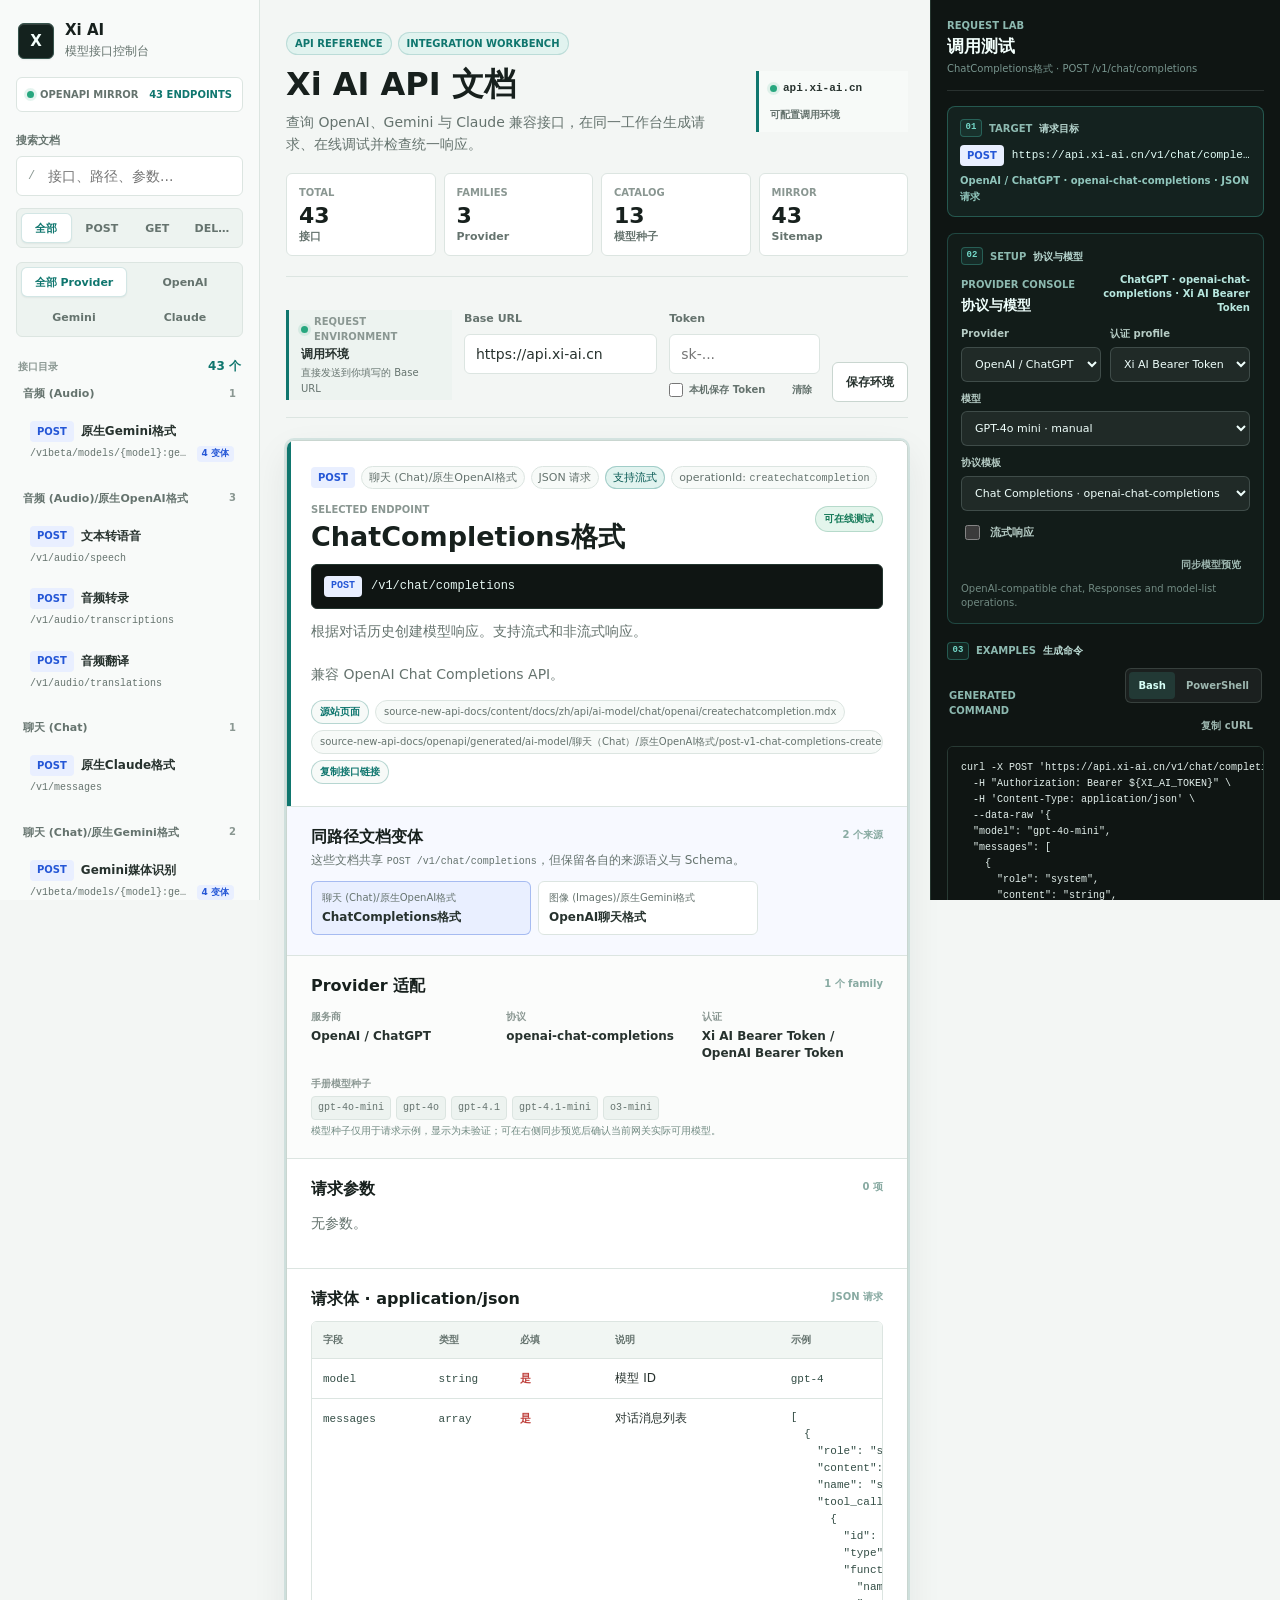
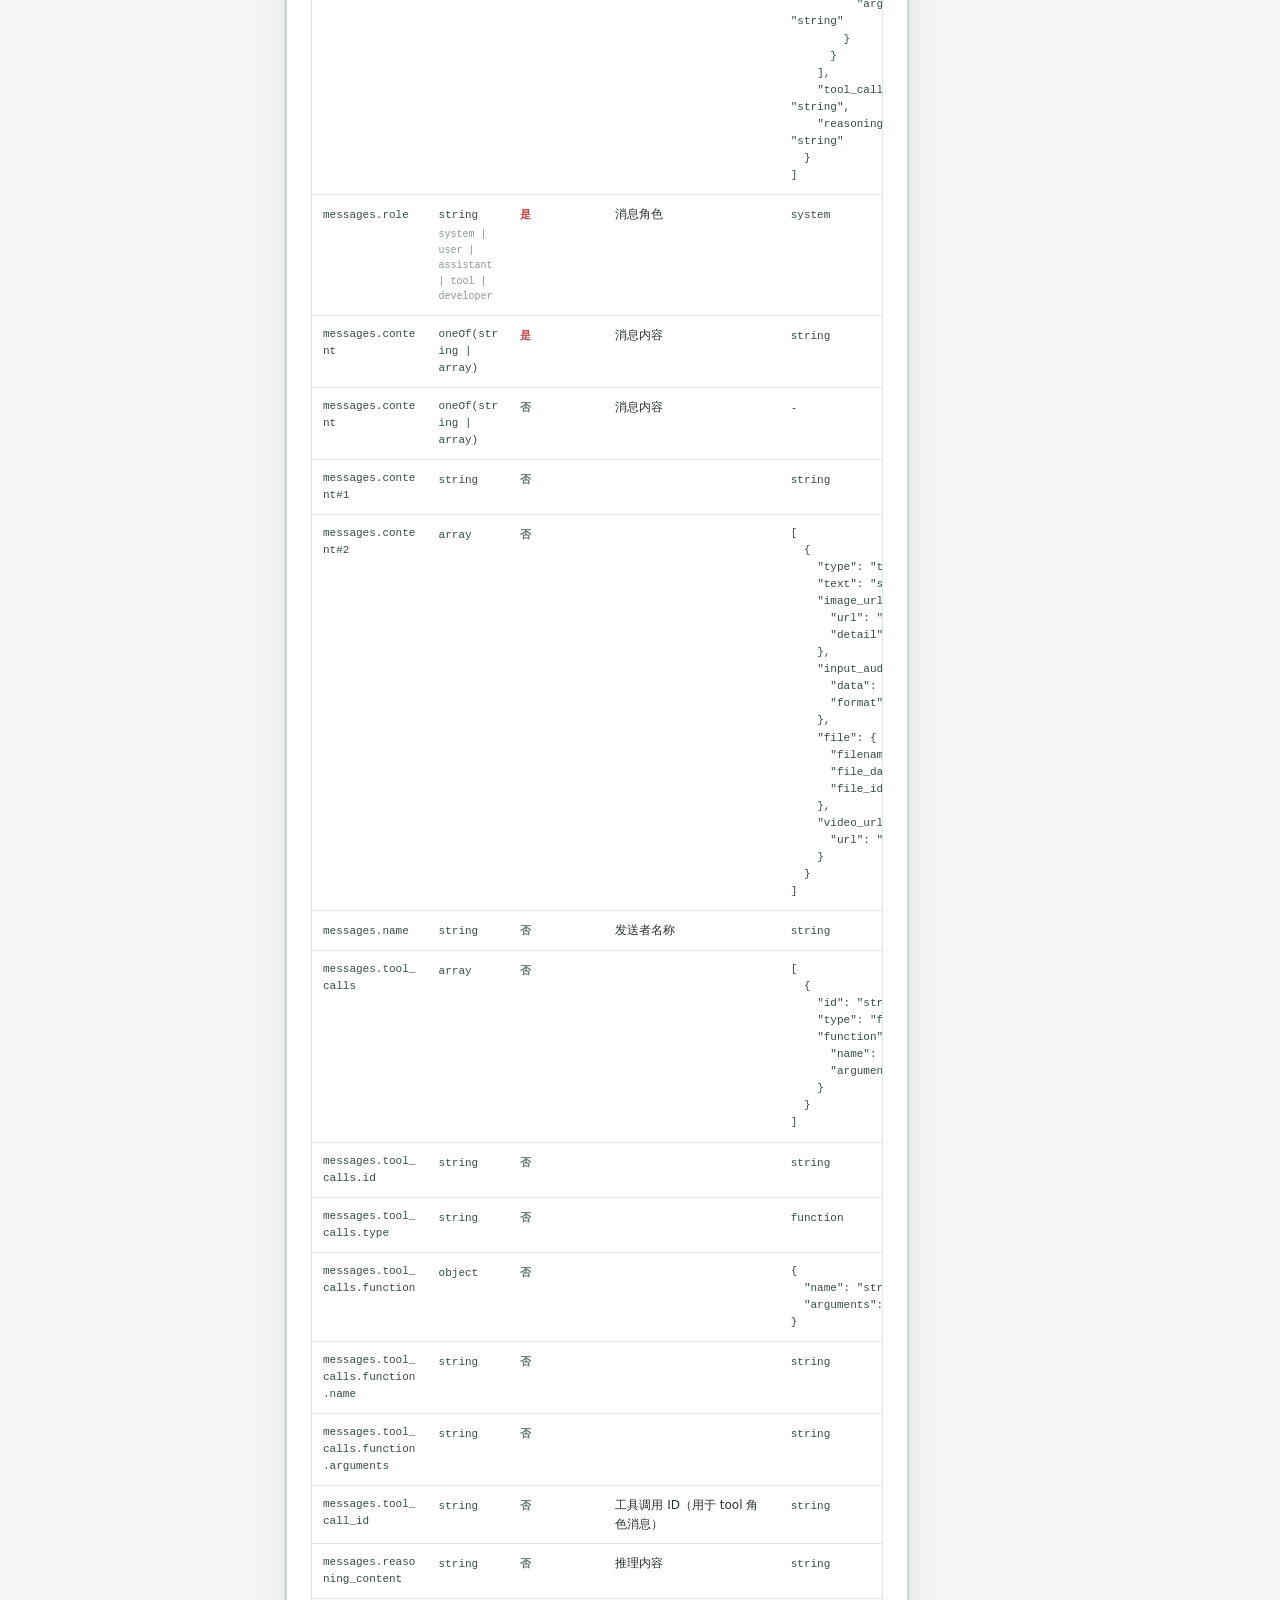
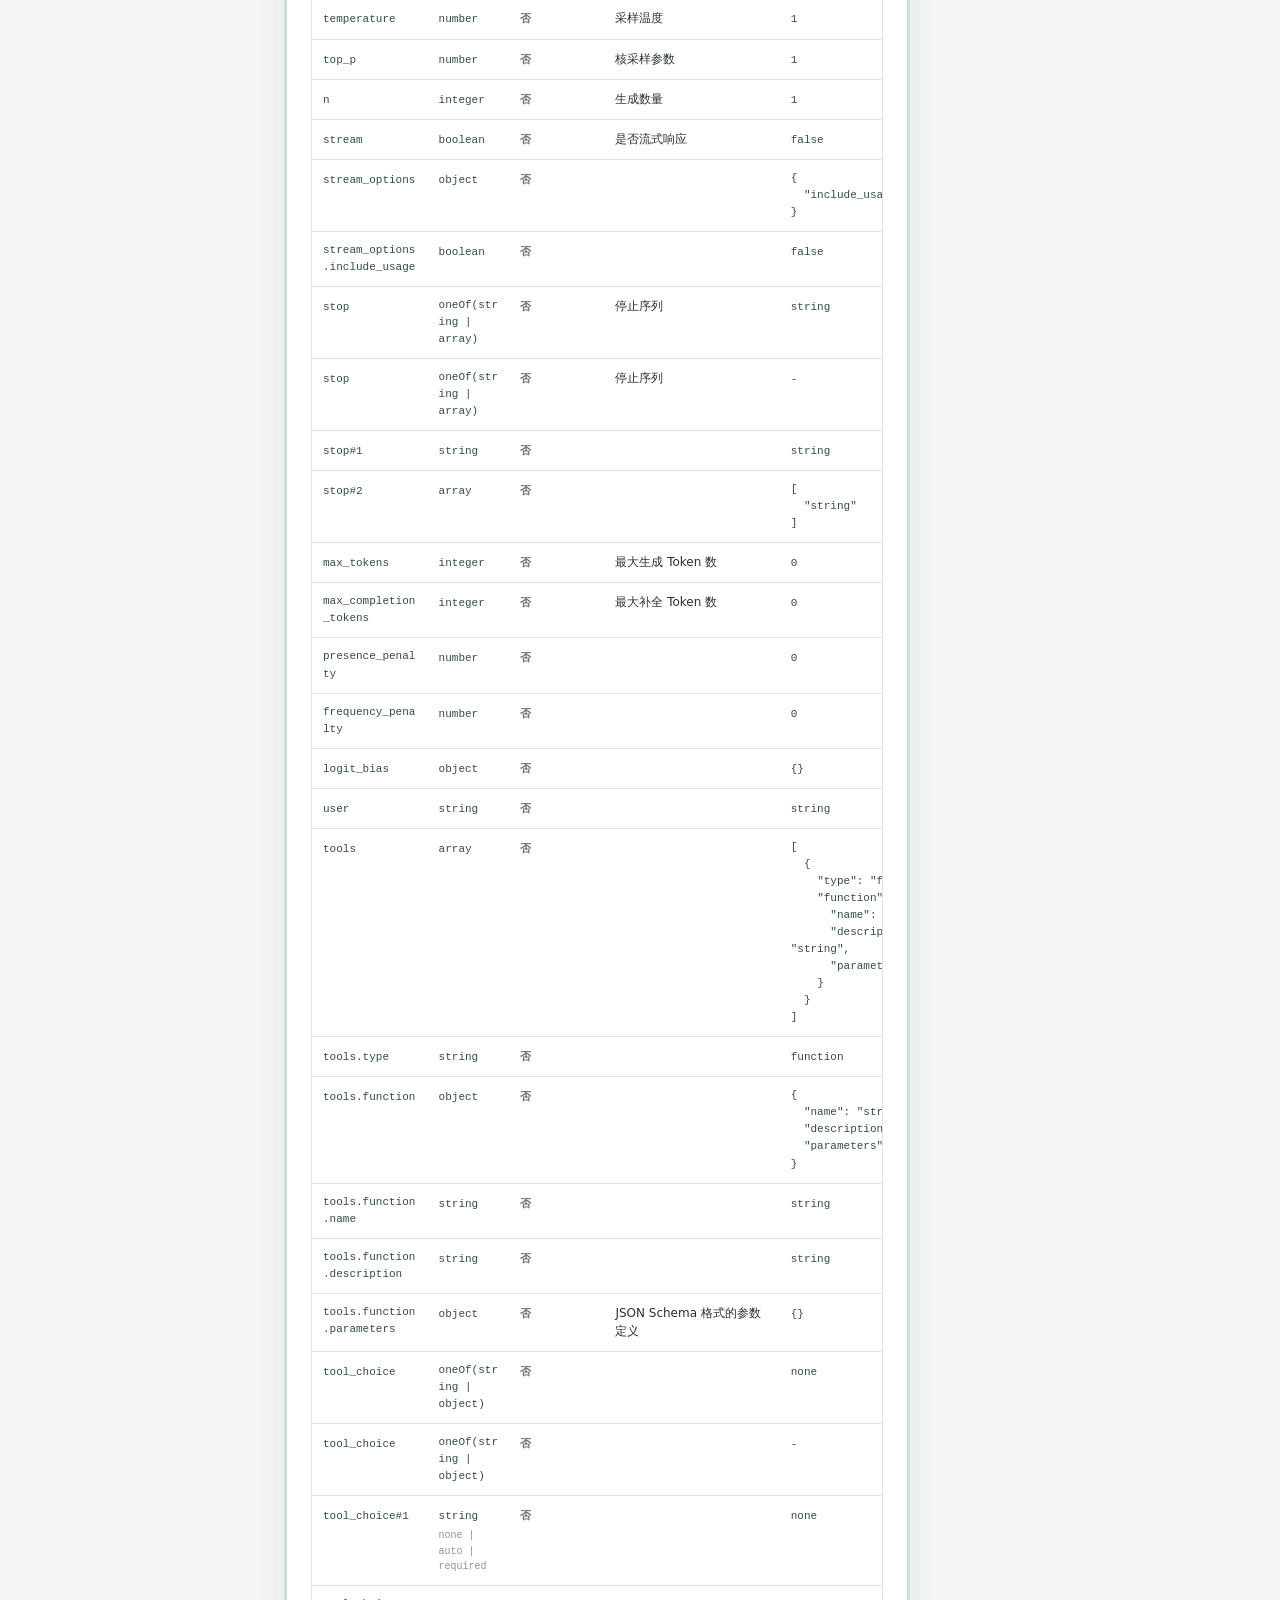
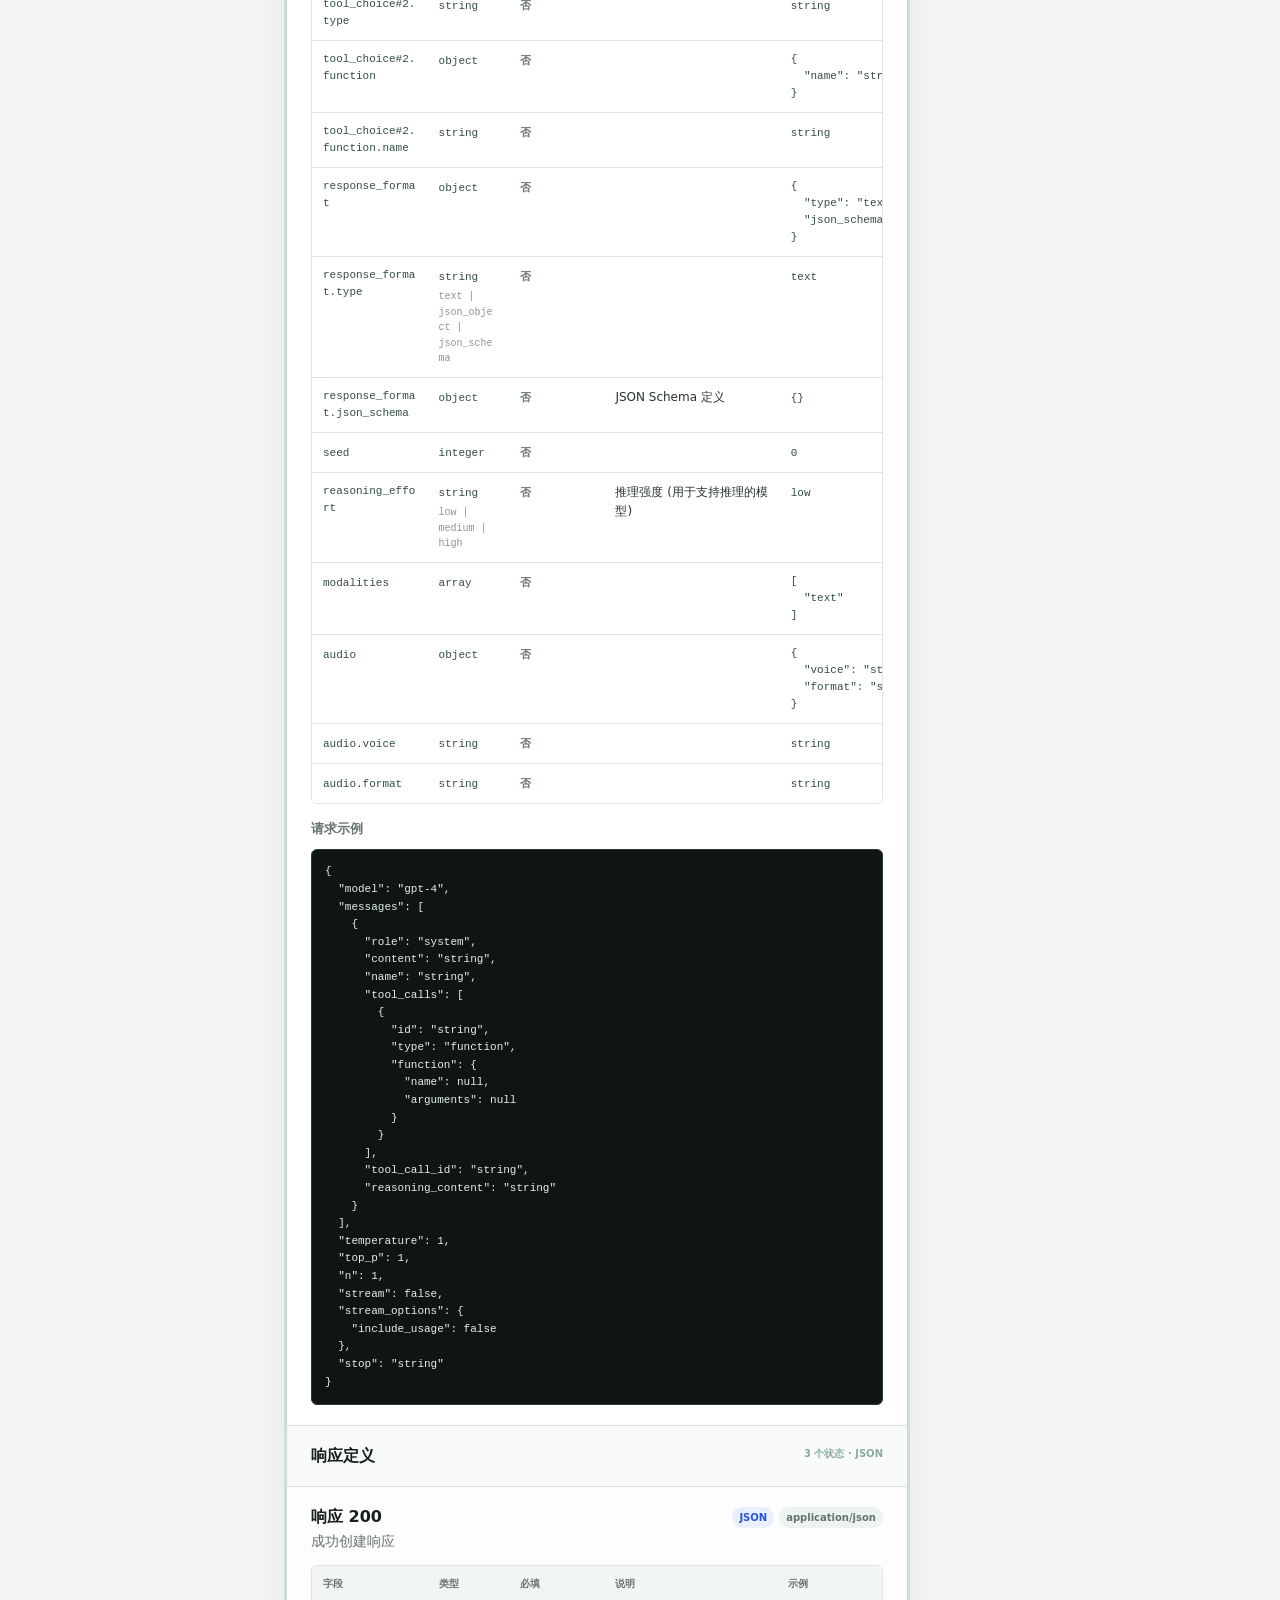
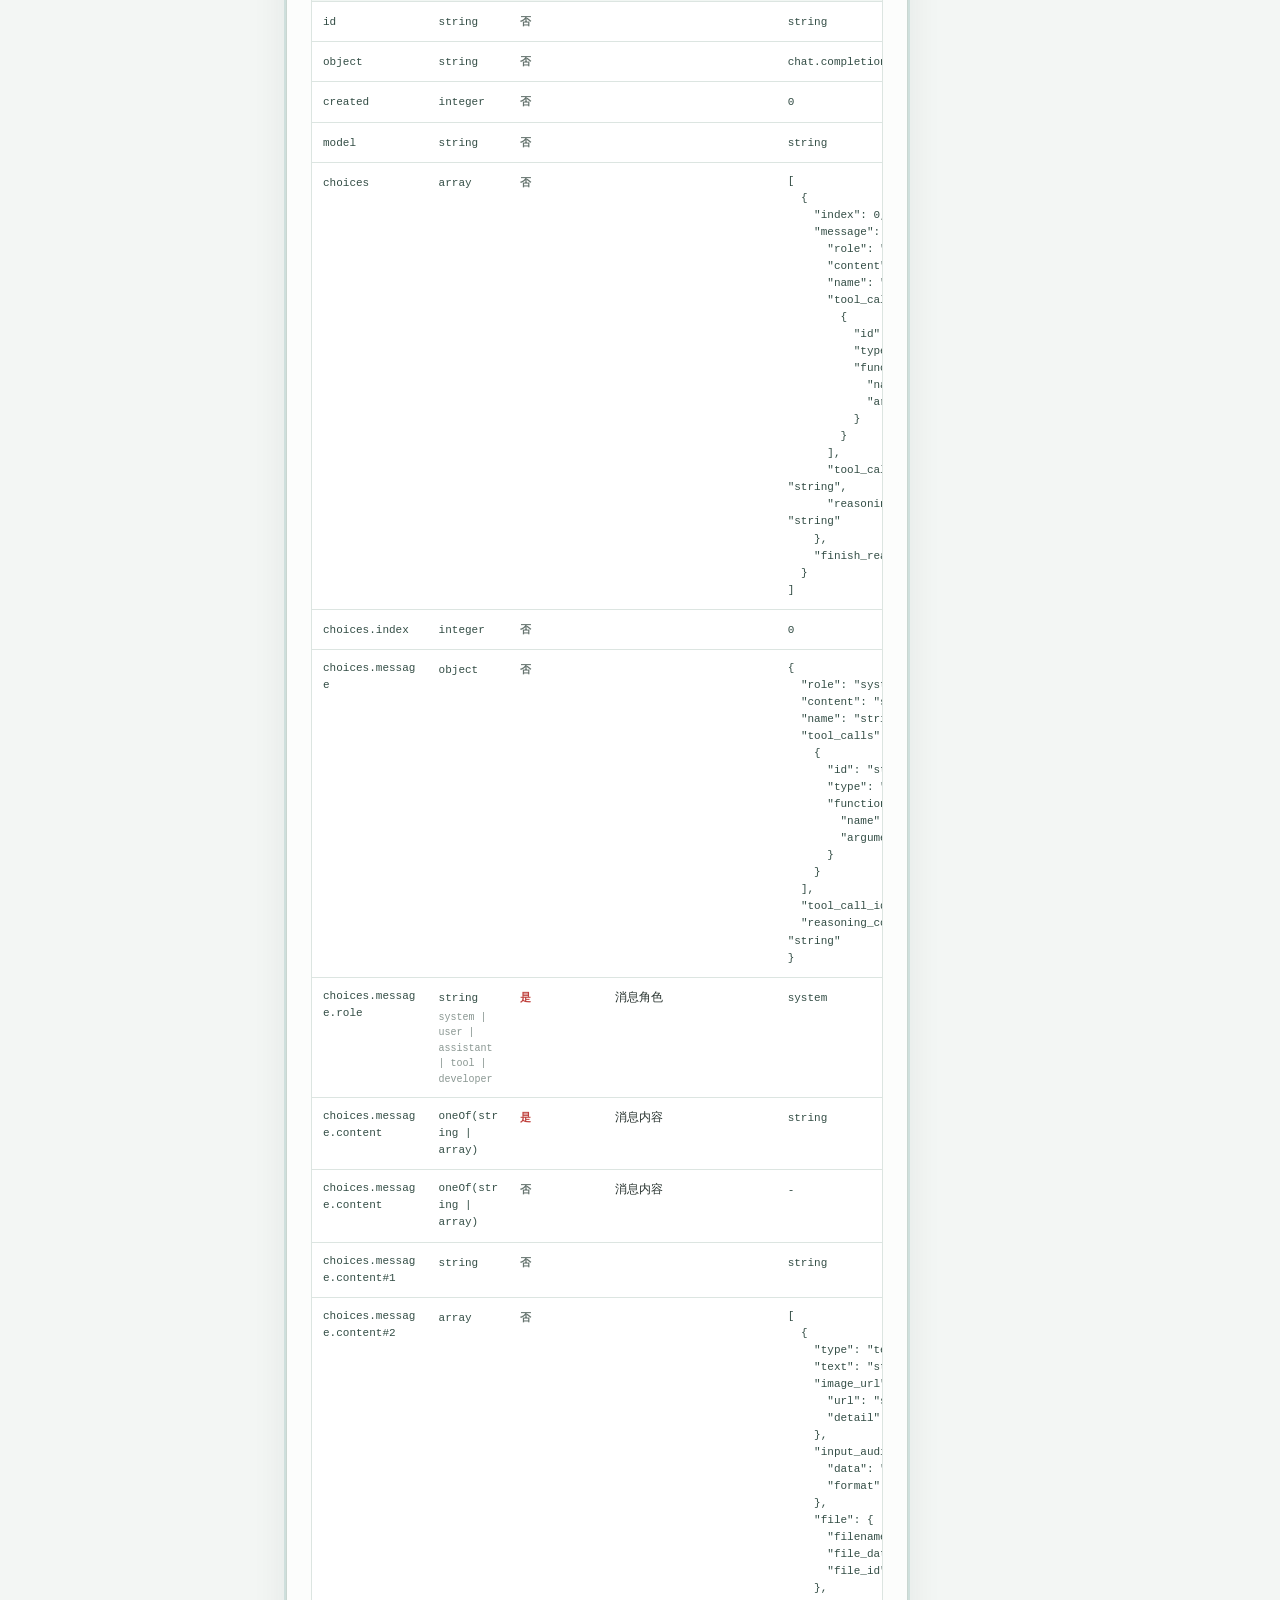
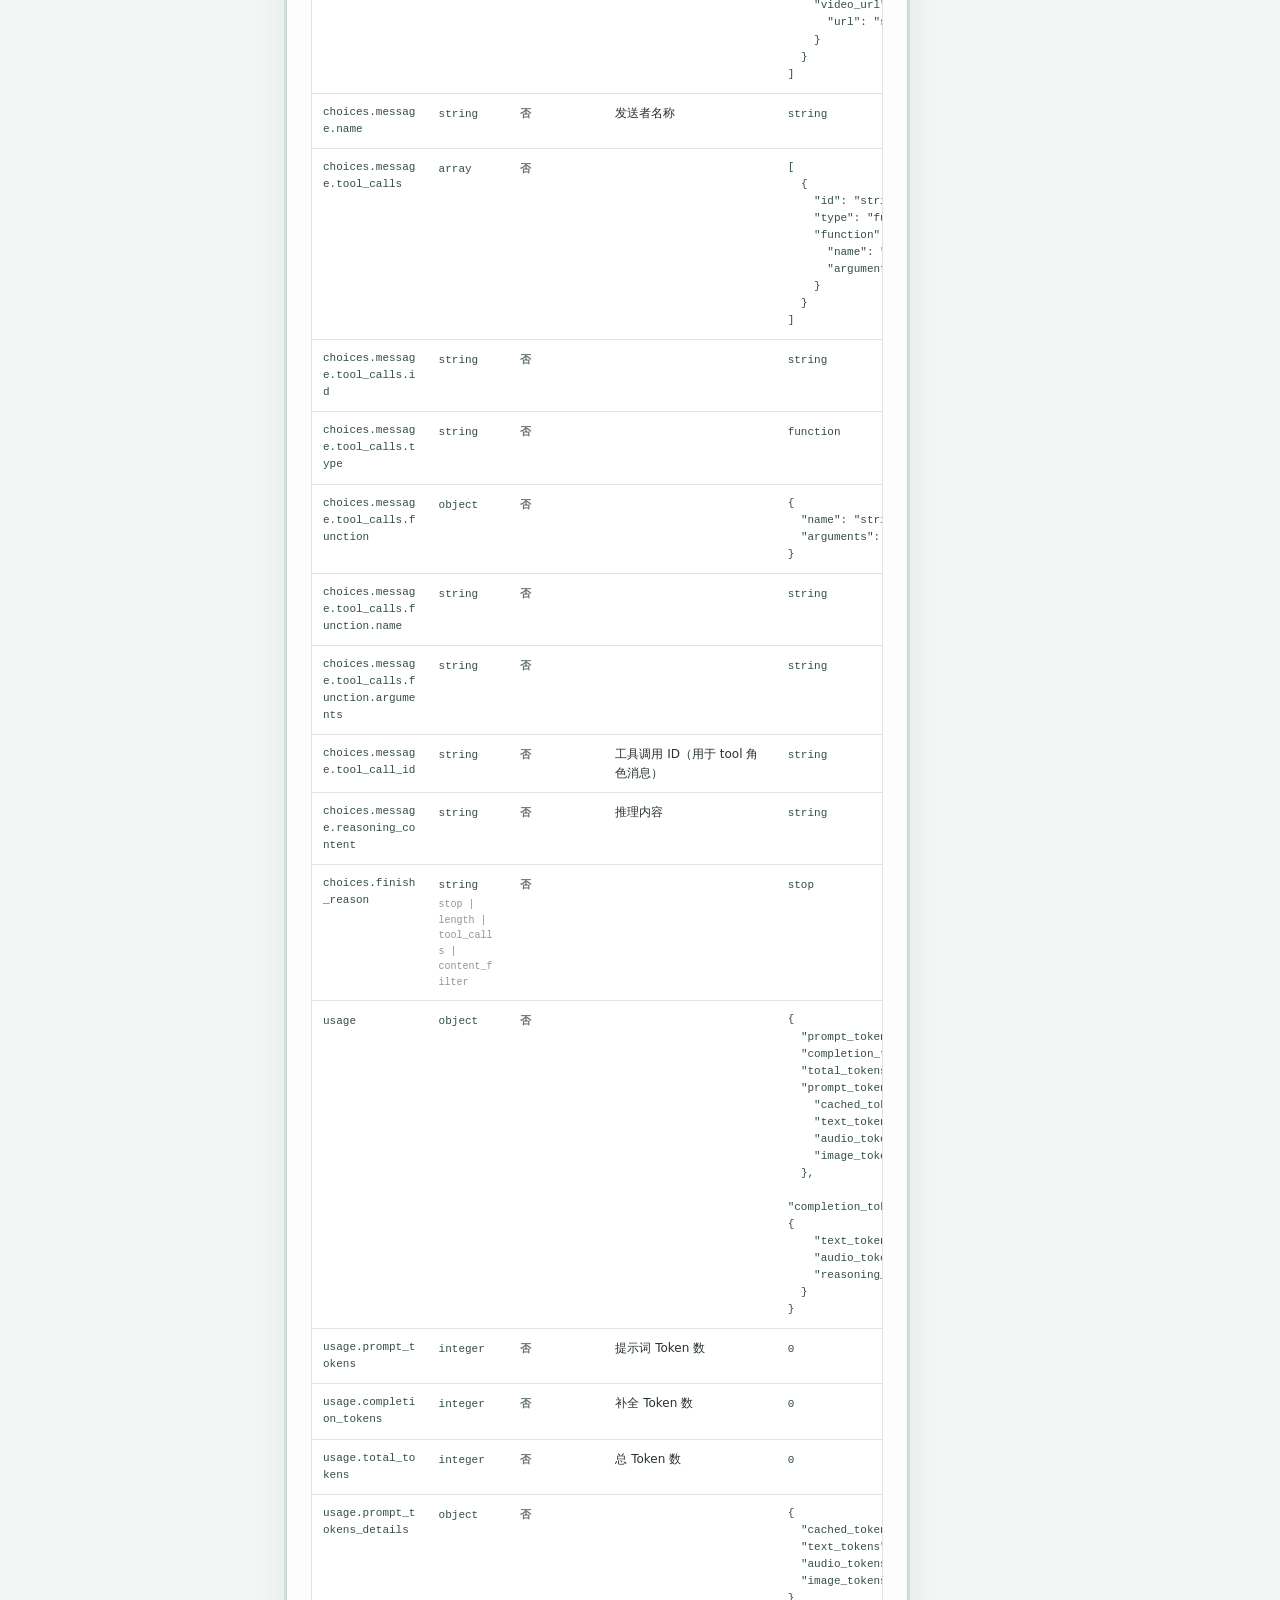
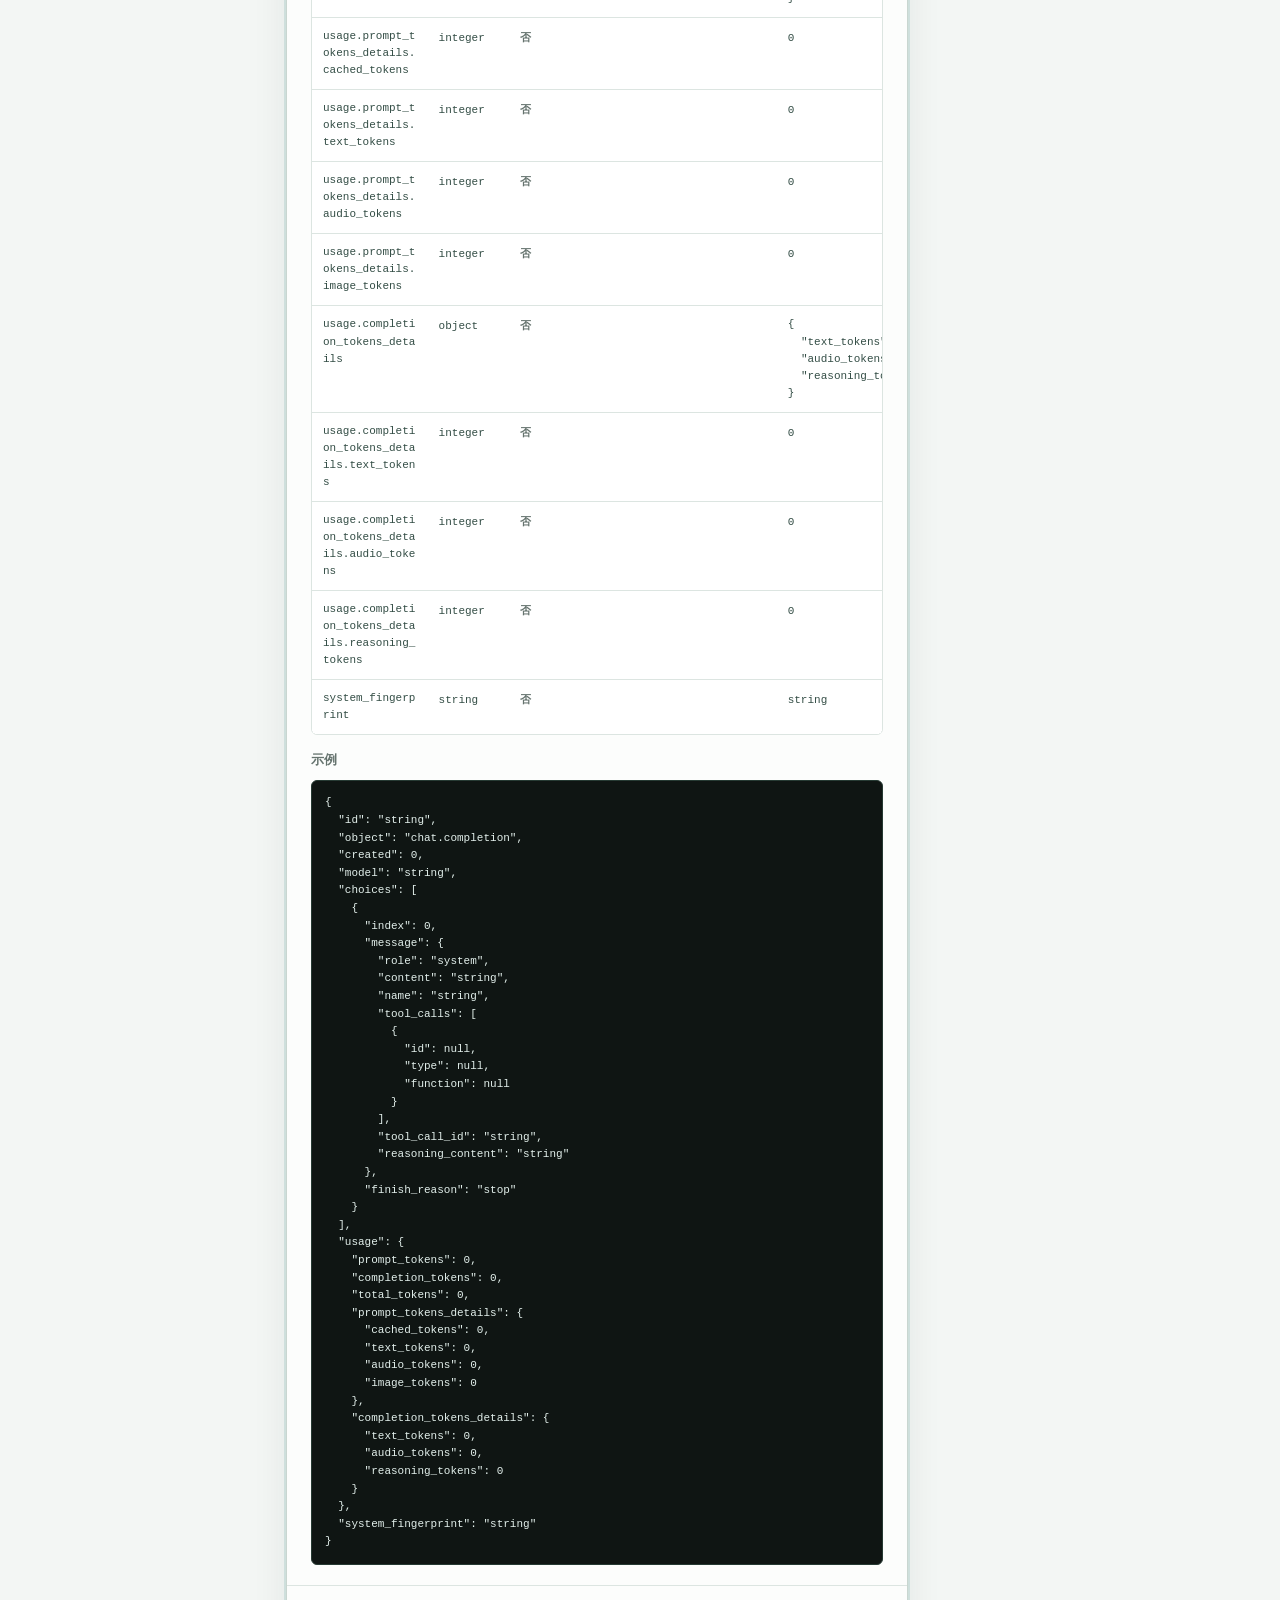
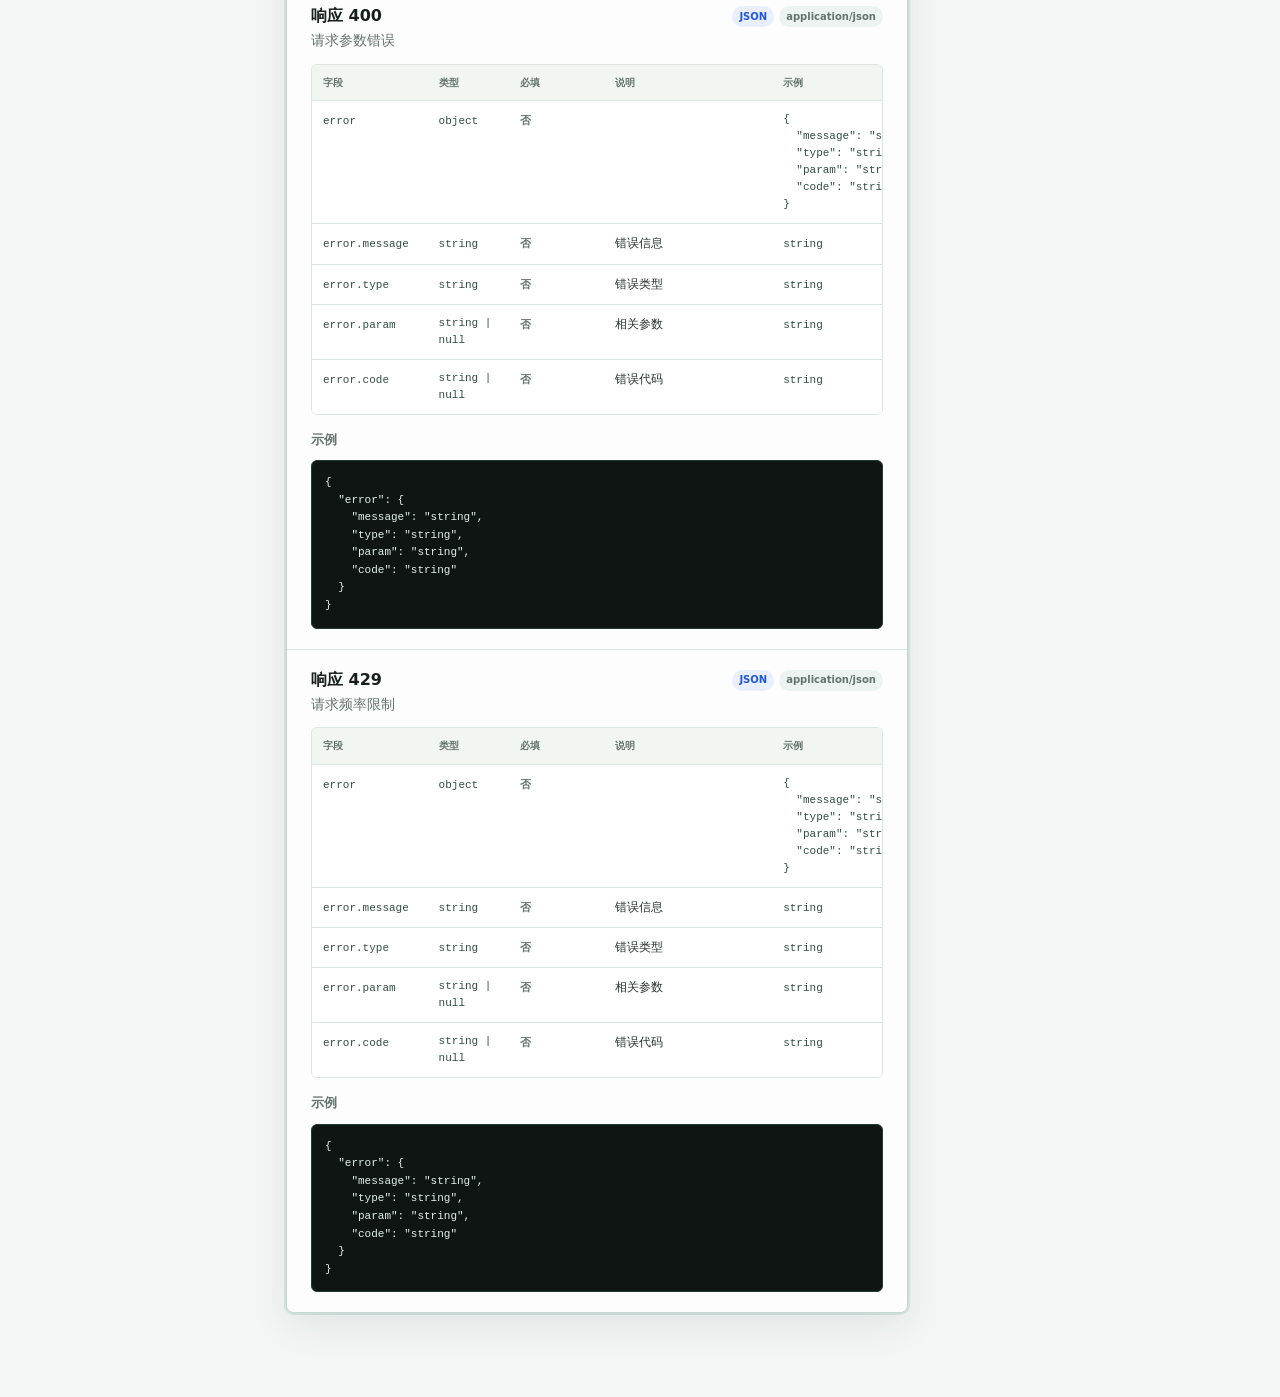
<file: public/index.html>
<!doctype html>
<html lang="zh-CN">
  <head>
    <meta charset="utf-8" />
    <meta name="viewport" content="width=device-width, initial-scale=1" />
    <title>Xi AI 模型接口文档</title>
    <meta name="description" content="Xi AI 模型接口文档，兼容 OpenAI、Gemini、Claude 原生协议，支持 cURL 在线测试与返回调试。" />
    <link rel="icon" href="data:," />
    <link rel="stylesheet" href="./assets/styles.css" />
  </head>
  <body>
    <div id="app">
      <aside class="sidebar" aria-label="接口导航">
        <div class="brand">
            <div class="brand-mark">X</div>
            <div>
              <strong>Xi AI</strong>
              <span>模型接口控制台</span>
          </div>
        </div>
        <div class="sidebar-status">
          <span><i class="status-dot" aria-hidden="true"></i>OpenAPI Mirror</span>
          <span>43 endpoints</span>
        </div>
        <label class="search">
          <span>搜索文档</span>
          <span class="search-box">
            <input id="searchInput" type="search" placeholder="接口、路径、参数..." autocomplete="off" />
          </span>
        </label>
        <div class="filters" role="group" aria-label="请求方法筛选">
          <button class="filter active" data-filter="all" type="button" aria-pressed="true">全部</button>
          <button class="filter" data-filter="post" type="button" aria-pressed="false">POST</button>
          <button class="filter" data-filter="get" type="button" aria-pressed="false">GET</button>
          <button class="filter" data-filter="delete" type="button" aria-pressed="false">DELETE</button>
        </div>
        <div class="provider-filters" role="group" aria-label="Provider 筛选">
          <button class="provider-filter active" data-provider-filter="all" type="button" aria-pressed="true">全部 Provider</button>
          <button class="provider-filter" data-provider-filter="openai" type="button" aria-pressed="false">OpenAI</button>
          <button class="provider-filter" data-provider-filter="gemini" type="button" aria-pressed="false">Gemini</button>
          <button class="provider-filter" data-provider-filter="claude" type="button" aria-pressed="false">Claude</button>
        </div>
        <div class="nav-heading">
          <span>接口目录</span>
          <strong id="resultCount"></strong>
        </div>
        <nav id="navList" class="nav-list"></nav>
      </aside>

      <main class="main">
        <header class="hero">
          <div class="hero-copy">
            <div class="mobile-hero-brand" aria-hidden="true">
              <div class="brand-mark">X</div>
              <div>
                <strong>Xi AI</strong>
                <span>模型接口控制台</span>
              </div>
            </div>
            <p class="eyebrow"><span>API Reference</span><span>Integration Workbench</span></p>
            <div class="hero-title-row">
              <div>
                <h1>Xi AI API 文档</h1>
                <p class="lead">查询 OpenAI、Gemini 与 Claude 兼容接口，在同一工作台生成请求、在线调试并检查统一响应。</p>
              </div>
              <div class="hero-context" aria-label="文档服务状态">
                <span class="status-dot" aria-hidden="true"></span>
                <span>api.xi-ai.cn</span>
                <small>可配置调用环境</small>
              </div>
            </div>
          </div>
          <div class="stats" id="stats"></div>
        </header>

        <section class="toolbar" aria-label="请求环境">
          <div class="toolbar-copy">
            <span class="toolbar-label"><i class="status-dot" aria-hidden="true"></i>Request Environment</span>
            <strong>调用环境</strong>
            <small>直接发送到你填写的 Base URL</small>
          </div>
          <div class="field">
            <label for="baseUrl">Base URL</label>
            <input id="baseUrl" value="https://api.xi-ai.cn" />
          </div>
          <div class="field token-field">
            <label for="apiToken">Token</label>
            <input id="apiToken" type="password" form="requestForm" placeholder="sk-..." />
            <div class="token-options">
              <label class="remember-token" for="rememberToken">
                <input id="rememberToken" type="checkbox" />
                <span>本机保存 Token</span>
              </label>
              <button id="clearToken" class="quiet-button" type="button">清除</button>
            </div>
          </div>
          <button id="saveConfig" class="icon-button" type="button" title="保存调用环境">保存环境</button>
          <span id="configStatus" class="sr-only" role="status" aria-live="polite"></span>
        </section>

        <section id="endpointView" class="endpoint-view"></section>
        <button id="openTester" class="tester-launcher" type="button" aria-controls="requestTester" aria-expanded="false">
          <span id="launcherMethod" class="method post">POST</span>
          <span class="launcher-copy">
            <span id="launcherLabel">测试此接口</span>
            <code id="launcherPath">/v1/chat/completions</code>
          </span>
          <span class="launcher-arrow" aria-hidden="true">↗</span>
        </button>
      </main>

      <div id="testerBackdrop" class="tester-backdrop" aria-hidden="true"></div>

      <aside id="requestTester" class="tester" aria-label="调用测试" tabindex="-1">
        <div class="tester-head">
          <div>
            <span class="surface-kicker">Request Lab</span>
            <strong>调用测试</strong>
            <small id="testerHeaderContext">当前选中接口</small>
          </div>
          <div class="tester-actions">
            <button id="closeTester" class="close-tester" type="button" title="关闭调用测试" aria-label="关闭调用测试"><span aria-hidden="true">&times;</span></button>
          </div>
        </div>

        <div class="tester-target tester-flow-section" aria-live="polite">
          <div class="flow-kicker"><span class="flow-number">01</span><span>Target</span><span>请求目标</span></div>
          <div class="target-line">
            <span id="testerMethod" class="method post">POST</span>
            <code id="testerPath">/v1/chat/completions</code>
          </div>
          <span id="testerMode" class="target-mode">JSON 请求</span>
          <span id="testerAvailability" class="target-availability" hidden>该端点仅供查阅，暂不支持在线发送。</span>
        </div>

        <section class="model-console tester-flow-section" id="modelConsole" aria-labelledby="modelConsoleTitle">
          <div class="flow-kicker"><span class="flow-number">02</span><span>Setup</span><span>协议与模型</span></div>
          <div class="model-console-head">
            <div>
              <span>Provider Console</span>
              <strong id="modelConsoleTitle">协议与模型</strong>
            </div>
            <span id="modelStatus" class="model-status">未选择</span>
          </div>
          <div class="model-grid">
            <label class="request-field" for="providerSelect">
              <span class="request-field-label"><span>Provider</span></span>
              <select id="providerSelect"></select>
            </label>
            <label class="request-field" for="authProfileSelect">
              <span class="request-field-label"><span>认证 profile</span></span>
              <select id="authProfileSelect"></select>
            </label>
            <label class="request-field model-field" for="modelSelect">
              <span class="request-field-label"><span>模型</span></span>
              <select id="modelSelect"></select>
              <input id="modelCustom" type="text" placeholder="输入自定义模型 ID" aria-label="自定义模型 ID" hidden />
            </label>
            <label class="request-field operation-field" for="operationSelect">
              <span class="request-field-label"><span>协议模板</span></span>
              <select id="operationSelect"></select>
            </label>
          </div>
          <label class="stream-toggle" for="streamToggle">
            <input id="streamToggle" type="checkbox" />
            <span>流式响应</span>
          </label>
          <div class="model-actions">
            <button id="syncModels" class="text-button" type="button">同步模型预览</button>
          </div>
          <div id="modelSyncStatus" class="field-hint" role="status" aria-live="polite"></div>
          <div id="modelSyncPreview" class="model-sync-preview" hidden></div>
        </section>

        <div class="curl-block tester-flow-section">
          <div class="flow-kicker"><span class="flow-number">03</span><span>Examples</span><span>生成命令</span></div>
          <div class="panel-label">
            <span>Generated command</span>
            <div class="panel-actions">
              <div class="curl-modes" role="group" aria-label="cURL 格式">
                <button type="button" class="curl-mode active" data-curl-mode="bash" aria-pressed="true">Bash</button>
                <button type="button" class="curl-mode" data-curl-mode="powershell" aria-pressed="false">PowerShell</button>
              </div>
              <button id="copyCurl" class="text-button" type="button" title="复制当前 cURL">复制 cURL</button>
            </div>
          </div>
          <pre id="curlBox" class="code"></pre>
        </div>

        <div class="code-example-block tester-flow-section">
          <div class="flow-kicker"><span class="flow-number">03</span><span>Examples</span><span>代码示例</span></div>
          <div class="panel-label"><span>Code example</span><span>代码示例</span></div>
          <div class="code-toolbar">
            <div class="code-modes" role="tablist" aria-label="代码示例格式">
              <button id="codeTabJavascript" type="button" role="tab" class="code-mode active" data-code-mode="javascript" aria-selected="true" aria-controls="codeExampleBox" tabindex="0">Node.js</button>
              <button id="codeTabPython" type="button" role="tab" class="code-mode" data-code-mode="python" aria-selected="false" aria-controls="codeExampleBox" tabindex="-1">Python</button>
            </div>
            <button id="copyCode" class="text-button" type="button" title="复制当前代码示例">复制代码</button>
          </div>
          <pre id="codeExampleBox" class="code" role="tabpanel" aria-labelledby="codeTabJavascript" tabindex="0"></pre>
        </div>

        <form id="requestForm" class="request-form tester-flow-section" novalidate>
          <div class="flow-kicker"><span class="flow-number">04</span><span>Request</span><span>编辑请求</span></div>
          <section class="request-section" id="parameterEditor" aria-labelledby="parameterEditorTitle">
            <div class="request-section-head">
              <div>
                <span>Request parameters</span>
                <strong id="parameterEditorTitle">请求参数</strong>
              </div>
              <span id="parameterSummary" class="section-count"></span>
            </div>
            <div id="pathFields" class="field-group" hidden>
              <div class="field-group-title">路径参数 <code>path</code></div>
              <div id="pathFieldList" class="field-grid"></div>
            </div>
            <div id="queryFields" class="field-group" hidden>
              <div class="field-group-title">查询参数 <code>query</code></div>
              <div id="queryFieldList" class="field-grid"></div>
            </div>
            <div id="headerFields" class="field-group" hidden>
              <div class="field-group-title">请求头 <code>header</code></div>
              <div id="headerFieldList" class="field-grid"></div>
            </div>
            <p id="noParameterFields" class="empty tester-empty">该接口没有可编辑的路径、查询或自定义请求头参数。</p>
          </section>

          <section class="request-section" id="jsonEditorSection" aria-labelledby="jsonEditorTitle">
            <div class="request-section-head">
              <div>
                <span>Payload</span>
                <strong id="jsonEditorTitle">JSON 请求体</strong>
              </div>
              <div class="section-actions">
                <button id="formatJson" class="text-button" type="button">格式化</button>
                <button id="resetRequest" class="text-button" type="button">重置示例</button>
              </div>
            </div>
            <textarea id="requestBody" spellcheck="false" aria-labelledby="jsonEditorTitle" aria-describedby="bodyValidation"></textarea>
            <div id="bodyValidation" class="field-hint" role="status"></div>
          </section>

          <section class="request-section" id="multipartEditorSection" aria-labelledby="multipartEditorTitle" hidden>
            <div class="request-section-head">
              <div>
                <span>Multipart payload</span>
                <strong id="multipartEditorTitle">表单与文件</strong>
              </div>
              <span class="content-type-label">multipart/form-data</span>
            </div>
            <div id="multipartFieldList" class="multipart-list"></div>
            <p class="field-hint">文件路径仅用于生成 curl；浏览器请求使用上方选择的本地文件。</p>
          </section>

          <div class="request-actions" aria-label="请求操作">
            <button id="sendRequest" class="send" type="submit">发送请求</button>
            <button id="cancelRequest" class="cancel" type="button" hidden>取消请求</button>
          </div>
        </form>

        <section class="response-panel tester-flow-section" aria-labelledby="responseTitle">
          <div class="flow-kicker"><span class="flow-number">05</span><span>Inspect</span><span>响应与调试</span></div>
          <div class="response-head">
            <div>
              <span>Response</span>
              <strong id="responseTitle">响应结果</strong>
            </div>
            <div class="section-actions">
              <button id="copyResponse" class="text-button" type="button">复制当前响应</button>
              <button id="clearResponse" class="text-button" type="button">清空</button>
            </div>
          </div>
          <div class="response-meta" id="responseMeta" role="status" aria-live="polite">等待请求</div>
          <div class="response-tabs" role="tablist" aria-label="响应视图">
            <button id="responseTabRaw" type="button" role="tab" class="response-tab active" data-response-view="raw" aria-selected="true" aria-controls="responseBox" tabindex="0">原始响应</button>
            <button id="responseTabDebug" type="button" role="tab" class="response-tab" data-response-view="debug" aria-selected="false" aria-controls="responseDebug" tabindex="-1">统一调试</button>
          </div>
          <div id="responseHeaders" class="response-headers" hidden></div>
          <div id="responseMedia" class="response-media" hidden></div>
          <pre id="responseBox" class="code muted" role="tabpanel" aria-labelledby="responseTabRaw" tabindex="0">运行请求后，响应会显示在这里。</pre>
          <div id="responseDebug" class="response-debug" role="tabpanel" aria-labelledby="responseTabDebug" tabindex="0" hidden></div>
        </section>
      </aside>
    </div>
    <script src="./assets/request-utils.js"></script>
    <script src="./assets/app.js"></script>
  </body>
</html>
</file>
<file: public/assets/styles.css>
:root {
  color-scheme: light;
  --canvas: #f3f6f4;
  --surface: #ffffff;
  --surface-soft: #f7faf8;
  --surface-muted: #edf3f0;
  --ink: #17201d;
  --text: #27322e;
  --muted: #65736e;
  --subtle: #8a9792;
  --line: #dce5e1;
  --line-strong: #c9d6d0;
  --primary: #0f766e;
  --primary-strong: #0a5b55;
  --primary-soft: #e1f3ef;
  --blue: #2456d6;
  --blue-soft: #e9efff;
  --green: #167a59;
  --green-soft: #e4f5ec;
  --amber: #9a5a00;
  --amber-soft: #fff3d8;
  --red: #bf403c;
  --red-soft: #fff0ee;
  --code-bg: #0f1513;
  --code-surface: #151d1a;
  --code-text: #e3f0ec;
  --code-muted: #93aaa3;
  --shadow-sm: 0 1px 2px rgba(18, 34, 29, 0.06);
  --shadow-panel: 0 14px 36px rgba(24, 43, 36, 0.08);
  --shadow-drawer: -20px 0 52px rgba(5, 14, 11, 0.34);
  --radius-surface: 8px;
  --radius-control: 6px;
  --radius-pill: 999px;
  --focus-light: 0 0 0 3px rgba(15, 118, 110, 0.18);
  --focus-dark: 0 0 0 3px rgba(83, 224, 204, 0.2);
  --mono: "SFMono-Regular", "Cascadia Code", Consolas, "Liberation Mono", Menlo, monospace;
  --sans: Inter, ui-sans-serif, system-ui, -apple-system, BlinkMacSystemFont, "Segoe UI", "Microsoft YaHei", sans-serif;
}

* {
  box-sizing: border-box;
}

html {
  scroll-behavior: smooth;
}

body {
  min-width: 320px;
  margin: 0;
  overflow-x: hidden;
  background: var(--canvas);
  color: var(--text);
  font-family: var(--sans);
  font-size: 14px;
  line-height: 1.55;
}

body.tester-open {
  overflow: hidden;
}

button,
input,
select,
textarea {
  font: inherit;
}

button {
  cursor: pointer;
}

button:focus-visible,
input:focus-visible,
select:focus-visible,
textarea:focus-visible,
a:focus-visible {
  outline: 3px solid rgba(15, 118, 110, 0.3);
  outline-offset: 2px;
}

button:disabled,
select:disabled,
input:disabled,
textarea:disabled {
  cursor: not-allowed;
}

[hidden] {
  display: none !important;
}

.sr-only {
  position: absolute;
  width: 1px;
  height: 1px;
  padding: 0;
  overflow: hidden;
  clip: rect(0, 0, 0, 0);
  white-space: nowrap;
  border: 0;
}

#app {
  display: grid;
  grid-template-columns: 276px minmax(0, 1fr) 380px;
  min-height: 100vh;
}

.sidebar,
.tester {
  position: sticky;
  top: 0;
  height: 100vh;
  min-width: 0;
  overflow: auto;
  overscroll-behavior: contain;
}

.sidebar {
  z-index: 3;
  padding: 20px 16px 24px;
  border-right: 1px solid var(--line);
  background: #f8faf9;
}

.brand {
  display: flex;
  align-items: center;
  gap: 11px;
  padding: 2px 2px 16px;
}

.brand-mark {
  display: grid;
  width: 36px;
  height: 36px;
  flex: 0 0 auto;
  place-items: center;
  border: 1px solid #37544d;
  border-radius: var(--radius-control);
  background: #14221e;
  box-shadow: inset 0 1px 0 rgba(255, 255, 255, 0.14), var(--shadow-sm);
  color: #f4fffc;
  font-size: 15px;
  font-weight: 850;
}

.brand strong,
.brand span,
.mobile-hero-brand strong,
.mobile-hero-brand span {
  display: block;
}

.brand strong,
.mobile-hero-brand strong {
  color: var(--ink);
  font-size: 15px;
  line-height: 1.15;
}

.brand span,
.mobile-hero-brand span {
  margin-top: 3px;
  color: var(--muted);
  font-size: 12px;
}

.sidebar-status {
  display: flex;
  align-items: center;
  justify-content: space-between;
  gap: 8px;
  margin: 0 0 20px;
  padding: 9px 10px;
  border: 1px solid var(--line);
  border-radius: var(--radius-control);
  background: var(--surface);
  color: var(--muted);
  font-size: 10px;
  font-weight: 800;
  text-transform: uppercase;
}

.sidebar-status span,
.hero-context,
.toolbar-label {
  display: inline-flex;
  align-items: center;
  gap: 6px;
  min-width: 0;
}

.sidebar-status span:last-child {
  color: var(--primary);
  white-space: nowrap;
}

.status-dot {
  display: inline-block;
  width: 7px;
  height: 7px;
  flex: 0 0 auto;
  border-radius: 50%;
  background: #28a77f;
  box-shadow: 0 0 0 3px rgba(40, 167, 127, 0.12);
}

.search {
  display: block;
  margin: 0;
}

.search > span:first-child,
.field > label,
.request-panel label {
  display: block;
  margin-bottom: 7px;
  color: var(--muted);
  font-size: 11px;
  font-weight: 800;
}

.search-box {
  position: relative;
  display: block;
}

.search-box::before {
  position: absolute;
  top: 50%;
  left: 12px;
  z-index: 1;
  color: var(--subtle);
  content: "/";
  font-family: var(--mono);
  font-size: 12px;
  transform: translateY(-50%);
}

input,
select,
textarea {
  width: 100%;
  border: 1px solid var(--line);
  border-radius: var(--radius-control);
  background: var(--surface);
  color: var(--text);
  outline: none;
  transition: border-color 150ms ease, box-shadow 150ms ease, background 150ms ease;
}

input,
select {
  height: 40px;
  padding: 0 11px;
}

input:hover,
select:hover,
textarea:hover {
  border-color: var(--line-strong);
}

input:focus,
select:focus,
textarea:focus {
  border-color: rgba(15, 118, 110, 0.72);
  background: var(--surface);
  box-shadow: var(--focus-light);
}

.search input {
  padding-left: 31px;
  background: #ffffff;
}

.filters,
.provider-filters {
  display: grid;
  gap: 5px;
  margin: 12px 0 14px;
  padding: 4px;
  border: 1px solid var(--line);
  border-radius: var(--radius-control);
  background: var(--surface-muted);
}

.filters {
  grid-template-columns: repeat(4, minmax(0, 1fr));
  margin-top: 12px;
}

.provider-filters {
  grid-template-columns: repeat(2, minmax(0, 1fr));
  margin-bottom: 20px;
}

.filter,
.provider-filter {
  min-width: 0;
  min-height: 30px;
  padding: 0 6px;
  overflow: hidden;
  border: 1px solid transparent;
  border-radius: var(--radius-control);
  background: transparent;
  color: var(--muted);
  font-size: 11px;
  font-weight: 800;
  text-overflow: ellipsis;
  white-space: nowrap;
  transition: background 150ms ease, border-color 150ms ease, color 150ms ease;
}

.filter:hover,
.filter.active,
.provider-filter:hover,
.provider-filter.active {
  border-color: rgba(15, 118, 110, 0.18);
  background: var(--surface);
  color: var(--primary);
  box-shadow: var(--shadow-sm);
}

.nav-heading {
  display: flex;
  align-items: center;
  justify-content: space-between;
  gap: 8px;
  margin: 0 2px 9px;
  color: var(--subtle);
  font-size: 10px;
  font-weight: 850;
  text-transform: uppercase;
}

.nav-heading strong {
  color: var(--primary);
  font-size: 12px;
  text-transform: none;
}

.nav-list {
  min-width: 0;
}

.nav-group {
  margin: 0 0 18px;
}

.nav-group-title {
  display: flex;
  align-items: center;
  justify-content: space-between;
  gap: 8px;
  padding: 0 7px 7px;
  color: var(--muted);
  font-size: 11px;
  font-weight: 800;
}

.nav-group-title strong {
  color: var(--subtle);
  font-size: 10px;
}

.nav-link {
  position: relative;
  display: block;
  width: 100%;
  min-width: 0;
  margin: 2px 0;
  padding: 9px 8px 9px 13px;
  border: 1px solid transparent;
  border-radius: var(--radius-control);
  background: transparent;
  color: var(--text);
  text-align: left;
  transition: background 150ms ease, border-color 150ms ease, color 150ms ease;
}

.nav-link::before {
  position: absolute;
  top: 9px;
  bottom: 9px;
  left: 4px;
  width: 3px;
  border-radius: 2px;
  background: transparent;
  content: "";
}

.nav-link:hover {
  border-color: rgba(35, 56, 48, 0.1);
  background: #ffffff;
}

.nav-link.active {
  border-color: rgba(15, 118, 110, 0.22);
  background: #ffffff;
  box-shadow: var(--shadow-sm);
}

.nav-link.active::before {
  background: var(--primary);
}

.nav-title {
  display: flex;
  align-items: center;
  gap: 7px;
  min-width: 0;
  font-size: 12px;
  font-weight: 750;
}

.nav-title > span:last-child {
  min-width: 0;
  overflow: hidden;
  text-overflow: ellipsis;
  white-space: nowrap;
}

.nav-meta {
  display: flex;
  min-width: 0;
  align-items: center;
  gap: 5px;
  margin-top: 4px;
}

.nav-path {
  display: block;
  min-width: 0;
  flex: 1 1 auto;
  overflow: hidden;
  margin-top: 0;
  color: var(--muted);
  font-family: var(--mono);
  font-size: 10px;
  text-overflow: ellipsis;
  white-space: nowrap;
}

.nav-doc-only,
.nav-variant-count {
  flex: 0 0 auto;
  padding: 1px 5px;
  border-radius: 4px;
  font-size: 9px;
  font-weight: 800;
  line-height: 1.5;
}

.nav-doc-only {
  background: var(--amber-soft);
  color: var(--amber);
}

.nav-variant-count {
  background: var(--blue-soft);
  color: var(--blue);
}

.method {
  display: inline-flex;
  min-width: 38px;
  height: 21px;
  flex: 0 0 auto;
  align-items: center;
  justify-content: center;
  padding: 0 7px;
  border-radius: 4px;
  background: var(--blue-soft);
  color: var(--blue);
  font-size: 10px;
  font-weight: 850;
  line-height: 1;
}

.method.get {
  background: var(--green-soft);
  color: var(--green);
}

.method.post {
  background: var(--blue-soft);
  color: var(--blue);
}

.method.delete {
  background: var(--red-soft);
  color: var(--red);
}

.main {
  min-width: 0;
  padding: 30px 28px 84px 32px;
}

.hero {
  display: grid;
  gap: 18px;
  min-width: 0;
  padding: 2px 0 20px;
  border-bottom: 1px solid var(--line);
}

.hero-copy {
  min-width: 0;
}

.mobile-hero-brand {
  display: none;
}

.eyebrow {
  display: flex;
  flex-wrap: wrap;
  gap: 6px;
  margin: 0 0 12px;
}

.eyebrow span {
  display: inline-flex;
  min-height: 23px;
  align-items: center;
  padding: 0 8px;
  border: 1px solid rgba(15, 118, 110, 0.18);
  border-radius: var(--radius-pill);
  background: var(--primary-soft);
  color: var(--primary);
  font-size: 10px;
  font-weight: 850;
  text-transform: uppercase;
}

.hero-title-row {
  display: flex;
  align-items: flex-start;
  justify-content: space-between;
  gap: 24px;
}

h1 {
  max-width: 760px;
  margin: 0;
  color: var(--ink);
  font-size: 32px;
  line-height: 1.12;
  letter-spacing: 0;
}

.lead {
  max-width: 760px;
  margin: 9px 0 0;
  color: var(--muted);
  font-size: 14px;
}

.hero-context {
  min-width: 152px;
  margin-top: 4px;
  flex-wrap: wrap;
  padding: 9px 11px;
  border-left: 3px solid var(--primary);
  background: var(--surface-soft);
  color: var(--text);
  font-family: var(--mono);
  font-size: 11px;
  font-weight: 750;
}

.hero-context small {
  flex-basis: 100%;
  display: block;
  margin-top: 4px;
  color: var(--muted);
  font-family: var(--sans);
  font-size: 10px;
  font-weight: 650;
}

.hero-context > span:not(.status-dot) {
  white-space: nowrap;
}

.stats {
  display: grid;
  grid-template-columns: repeat(4, minmax(0, 1fr));
  gap: 8px;
}

.stat {
  min-width: 0;
  padding: 11px 12px 10px;
  border: 1px solid var(--line);
  border-radius: var(--radius-control);
  background: var(--surface);
}

.stat span,
.stat small {
  display: block;
  color: var(--subtle);
  font-size: 10px;
  font-weight: 850;
  text-transform: uppercase;
}

.stat strong {
  display: block;
  margin: 4px 0 1px;
  color: var(--ink);
  font-size: 22px;
  line-height: 1;
}

.stat small {
  color: var(--muted);
  font-size: 11px;
  font-weight: 650;
  text-transform: none;
}

.toolbar {
  display: grid;
  grid-template-columns: 166px minmax(180px, 1fr) minmax(150px, 0.78fr) auto;
  gap: 12px;
  align-items: start;
  margin: 18px 0 22px;
  padding: 15px 0;
  border-bottom: 1px solid var(--line);
}

.toolbar-copy {
  display: flex;
  min-height: 40px;
  flex-direction: column;
  justify-content: center;
  padding: 4px 12px;
  border-left: 3px solid var(--primary);
  background: var(--surface-muted);
}

.toolbar-label {
  color: var(--subtle);
  font-size: 10px;
  font-weight: 850;
  text-transform: uppercase;
}

.toolbar-copy strong {
  color: var(--text);
  font-size: 12px;
}

.toolbar-copy small {
  margin-top: 2px;
  color: var(--muted);
  font-size: 10px;
}

.field {
  min-width: 0;
}

.token-field {
  min-width: 0;
}

.icon-button {
  height: 40px;
  align-self: end;
  padding: 0 13px;
  border: 1px solid var(--line-strong);
  border-radius: var(--radius-control);
  background: var(--surface);
  color: var(--text);
  font-size: 12px;
  font-weight: 800;
  white-space: nowrap;
  transition: background 150ms ease, border-color 150ms ease, color 150ms ease;
}

.icon-button:hover {
  border-color: rgba(15, 118, 110, 0.34);
  background: var(--primary-soft);
  color: var(--primary-strong);
}

.token-options {
  display: flex;
  align-items: center;
  justify-content: space-between;
  gap: 8px;
  min-height: 24px;
  margin-top: 4px;
}

.remember-token {
  display: inline-flex;
  min-width: 0;
  align-items: center;
  gap: 6px;
  color: var(--muted);
  cursor: pointer;
  font-size: 10px;
  font-weight: 650;
}

.remember-token input {
  width: 14px;
  height: 14px;
  flex: 0 0 auto;
  margin: 0;
  accent-color: var(--primary);
}

.quiet-button,
.source-action {
  min-height: 24px;
  padding: 0 7px;
  border: 1px solid transparent;
  border-radius: var(--radius-control);
  background: transparent;
  color: var(--muted);
  font-size: 10px;
  font-weight: 750;
}

.quiet-button:hover,
.source-action:hover {
  border-color: var(--line);
  background: var(--surface-muted);
  color: var(--primary);
}

.endpoint-view {
  min-width: 0;
}

.endpoint-card {
  position: relative;
  min-width: 0;
  overflow: hidden;
  border: 1px solid var(--line-strong);
  border-radius: var(--radius-surface);
  background: var(--surface);
  box-shadow: var(--shadow-panel);
}

.endpoint-card.selected {
  outline: 2px solid rgba(15, 118, 110, 0.12);
  outline-offset: 0;
}

.endpoint-head {
  position: relative;
  padding: 25px 24px 22px;
  border-bottom: 1px solid var(--line);
  background: var(--surface);
}

.endpoint-head::before {
  position: absolute;
  inset: 0 auto 0 0;
  width: 4px;
  background: var(--primary);
  content: "";
}

.endpoint-kicker {
  display: flex;
  flex-wrap: wrap;
  gap: 6px;
  align-items: center;
  color: var(--muted);
  font-size: 11px;
}

.endpoint-kicker > span:not(.method) {
  min-height: 22px;
  padding: 2px 7px;
  border: 1px solid var(--line);
  border-radius: var(--radius-pill);
  background: var(--surface-soft);
}

.endpoint-kicker code,
.pathline code,
td code,
.field-group-title code,
.section-note code,
.model-tags code {
  font-family: var(--mono);
}

.endpoint-kicker code {
  font-size: 10px;
}

.endpoint-heading {
  display: flex;
  align-items: flex-start;
  justify-content: space-between;
  gap: 16px;
  min-width: 0;
}

.endpoint-label {
  display: block;
  margin-top: 13px;
  color: var(--subtle);
  font-size: 10px;
  font-weight: 850;
  text-transform: uppercase;
}

.endpoint-heading h2 {
  max-width: 760px;
  margin: 3px 0 11px;
  color: var(--ink);
  font-size: 27px;
  line-height: 1.18;
}

.endpoint-status {
  flex: 0 0 auto;
  margin-top: 17px;
  padding: 4px 8px;
  border: 1px solid rgba(22, 122, 89, 0.22);
  border-radius: var(--radius-pill);
  background: var(--green-soft);
  color: var(--green);
  font-size: 10px;
  font-weight: 800;
  white-space: nowrap;
}

.endpoint-status.documentation {
  border-color: rgba(154, 90, 0, 0.24);
  background: var(--amber-soft);
  color: var(--amber);
}

.pathline {
  display: flex;
  min-width: 0;
  align-items: center;
  gap: 9px;
  padding: 11px 12px;
  border: 1px solid #23352f;
  border-radius: var(--radius-control);
  background: var(--code-bg);
  color: var(--code-text);
  font-family: var(--mono);
  font-size: 12px;
}

.pathline code {
  min-width: 0;
  overflow: auto;
  color: #e4f6f1;
  white-space: nowrap;
}

.description {
  margin: 12px 0 0;
  color: var(--muted);
  white-space: pre-line;
}

.endpoint-notice {
  display: grid;
  grid-template-columns: auto minmax(0, 1fr);
  gap: 10px;
  align-items: start;
  margin-top: 14px;
  padding: 10px 11px;
  border: 1px solid #e8c888;
  border-radius: var(--radius-control);
  background: var(--amber-soft);
  color: #704300;
  font-size: 12px;
}

.endpoint-notice strong {
  font-size: 11px;
  font-weight: 850;
}

.source-line {
  display: flex;
  flex-wrap: wrap;
  gap: 6px;
  margin-top: 14px;
}

.source-line a,
.source-line > span,
.source-line .source-action {
  display: inline-flex;
  min-width: 0;
  min-height: 24px;
  max-width: 100%;
  align-items: center;
  overflow: hidden;
  padding: 0 8px;
  border: 1px solid var(--line);
  border-radius: var(--radius-pill);
  background: var(--surface-soft);
  color: var(--muted);
  font-size: 10px;
  text-decoration: none;
  text-overflow: ellipsis;
  white-space: nowrap;
}

.source-line a,
.source-line .source-action {
  border-color: rgba(15, 118, 110, 0.28);
  color: var(--primary);
  font-weight: 800;
}

.source-line a:hover,
.source-line .source-action:hover {
  background: var(--primary-soft);
}

.section {
  min-width: 0;
  padding: 20px 24px;
  border-top: 1px solid var(--line);
}

.section:first-of-type {
  border-top: 0;
}

.section-title-row,
.response-doc-head {
  display: flex;
  align-items: flex-start;
  justify-content: space-between;
  gap: 12px;
}

.section-title-row h3,
.section h3 {
  margin: 0;
  color: var(--ink);
  font-size: 16px;
  line-height: 1.25;
}

.section-count {
  flex: 0 0 auto;
  color: var(--muted);
  font-size: 10px;
  font-weight: 800;
}

.section-note {
  margin: 4px 0 0;
  color: var(--muted);
  font-size: 12px;
}

.section-note code {
  font-size: 10px;
}

.empty,
.empty-state {
  color: var(--muted);
}

.empty-state {
  margin: 8px 0;
  padding: 13px;
  border: 1px dashed var(--line-strong);
  border-radius: var(--radius-control);
  background: var(--surface-soft);
  font-size: 12px;
}

.endpoint-empty {
  padding: 44px 24px;
  border: 1px solid var(--line);
  border-radius: var(--radius-surface);
  background: var(--surface);
  text-align: center;
}

.endpoint-empty > span {
  color: var(--primary);
  font-family: var(--mono);
  font-size: 11px;
  font-weight: 800;
}

.endpoint-empty h2 {
  margin: 9px 0 4px;
  color: var(--ink);
  font-size: 20px;
}

.endpoint-empty p {
  margin: 0;
  color: var(--muted);
}

.table-wrap {
  max-width: 100%;
  margin-top: 12px;
  overflow: auto;
  border: 1px solid var(--line);
  border-radius: var(--radius-control);
  background: var(--surface);
}

table {
  width: 100%;
  min-width: 680px;
  border-collapse: collapse;
  background: var(--surface);
}

th,
td {
  padding: 10px 11px;
  border-bottom: 1px solid var(--line);
  text-align: left;
  vertical-align: top;
}

th {
  position: sticky;
  top: 0;
  z-index: 1;
  background: #f1f6f3;
  color: var(--muted);
  font-size: 10px;
  font-weight: 850;
  white-space: nowrap;
}

td {
  color: var(--text);
  font-size: 12px;
}

td code {
  display: inline-block;
  max-width: 100%;
  overflow-wrap: anywhere;
  color: #334d45;
  font-size: 11px;
  white-space: pre-wrap;
}

tr:last-child td {
  border-bottom: 0;
}

tbody tr:hover {
  background: #f7fbf9;
}

th:nth-child(1),
td:nth-child(1) {
  width: 17%;
}

th:nth-child(2),
td:nth-child(2) {
  width: 12%;
}

th:nth-child(3),
td:nth-child(3) {
  width: 14%;
}

th:nth-child(4),
td:nth-child(4) {
  min-width: 145px;
}

th:last-child,
td:last-child {
  min-width: 190px;
}

.table-chip {
  display: inline-flex;
  min-height: 21px;
  align-items: center;
  padding: 0 7px;
  border-radius: var(--radius-pill);
  background: var(--surface-muted);
  color: var(--muted);
  font-size: 10px;
  font-weight: 750;
}

.required,
.optional {
  display: inline-flex;
  font-size: 11px;
  font-weight: 800;
}

.required {
  color: var(--red);
}

.optional {
  color: var(--muted);
}

.enum-note {
  display: inline-block;
  max-width: 100%;
  margin-top: 3px;
  overflow-wrap: anywhere;
  color: var(--subtle);
  font-family: var(--mono);
  font-size: 10px;
}

.schema-tabs {
  display: flex;
  flex-wrap: wrap;
  gap: 6px;
  margin-bottom: 10px;
}

.schema-pill,
.variant-button {
  border: 1px solid var(--line);
  border-radius: var(--radius-control);
  background: var(--surface);
  color: var(--muted);
}

.schema-pill {
  min-height: 29px;
  padding: 0 9px;
  font-size: 11px;
}

.schema-pill.active {
  border-color: rgba(15, 118, 110, 0.38);
  background: var(--primary-soft);
  color: var(--primary-strong);
}

.code {
  max-width: 100%;
  overflow: auto;
  margin: 0;
  padding: 13px;
  border: 1px solid #283a34;
  border-radius: var(--radius-control);
  background: var(--code-bg);
  color: var(--code-text);
  font-family: var(--mono);
  font-size: 11px;
  line-height: 1.6;
  white-space: pre;
}

.section .code {
  margin-top: 10px;
  border-color: #263a33;
}

.muted {
  color: var(--code-muted);
}

.route-variants {
  background: #f7f9ff;
}

.variant-list {
  display: flex;
  flex-wrap: wrap;
  gap: 7px;
  margin-top: 12px;
}

.variant-button {
  display: grid;
  min-width: min(220px, 100%);
  max-width: 100%;
  gap: 2px;
  padding: 8px 10px;
  color: var(--text);
  text-align: left;
}

.variant-button:hover,
.variant-button.active {
  border-color: rgba(36, 86, 214, 0.34);
  background: var(--blue-soft);
}

.variant-button span {
  color: var(--muted);
  font-size: 10px;
}

.variant-button strong {
  overflow-wrap: anywhere;
  font-size: 12px;
}

.provider-summary {
  background: #fbfcfb;
}

.provider-summary-grid {
  display: grid;
  grid-template-columns: repeat(3, minmax(0, 1fr));
  gap: 14px;
  margin-top: 13px;
}

.provider-summary-grid > div {
  min-width: 0;
}

.summary-label {
  display: block;
  margin-bottom: 3px;
  color: var(--subtle);
  font-size: 10px;
  font-weight: 800;
  text-transform: uppercase;
}

.provider-summary-grid strong {
  display: block;
  overflow-wrap: anywhere;
  color: var(--text);
  font-size: 12px;
  line-height: 1.45;
}

.model-tags {
  display: flex;
  flex-wrap: wrap;
  gap: 5px;
  align-items: center;
  margin-top: 13px;
}

.model-tags .summary-label {
  width: 100%;
  margin-bottom: 0;
}

.model-tags code {
  padding: 3px 6px;
  border: 1px solid var(--line);
  border-radius: 4px;
  background: var(--surface-muted);
  color: var(--muted);
  font-size: 10px;
}

.provider-disclaimer {
  margin: 10px 0 0;
  color: var(--muted);
  font-size: 11px;
}

.subheading {
  margin: 15px 0 8px;
  color: var(--muted);
  font-size: 13px;
}

.response-summary {
  background: #f8fbf9;
}

.response-doc {
  background: #fcfdfc;
}

.response-doc-head {
  margin-bottom: 9px;
}

.response-doc-head h3 {
  margin: 0;
}

.response-doc-head .description {
  margin-top: 4px;
}

.response-badges {
  display: flex;
  flex-wrap: wrap;
  justify-content: flex-end;
  gap: 5px;
}

.response-kind {
  display: inline-flex;
  min-height: 21px;
  align-items: center;
  padding: 0 7px;
  border-radius: var(--radius-pill);
  background: var(--blue-soft);
  color: var(--blue);
  font-size: 10px;
  font-weight: 850;
}

.response-kind.binary {
  background: var(--amber-soft);
  color: var(--amber);
}

.response-kind.stream {
  background: var(--primary-soft);
  color: var(--primary-strong);
}

.response-kind.websocket {
  background: var(--red-soft);
  color: var(--red);
}

.stream-badge {
  border-color: rgba(15, 118, 110, 0.3) !important;
  background: var(--primary-soft) !important;
  color: var(--primary-strong) !important;
}

.fatal-error {
  margin: 24px;
  white-space: pre-wrap;
}

/* Request Lab */
.tester {
  z-index: 5;
  padding: 18px 16px 26px;
  border-left: 1px solid #25362f;
  background: var(--code-bg);
  color: var(--code-text);
  color-scheme: dark;
}

.tester-head {
  position: sticky;
  top: -18px;
  z-index: 4;
  display: flex;
  align-items: flex-start;
  justify-content: space-between;
  gap: 12px;
  margin: -18px 0 15px;
  padding: 18px 0 14px;
  border-bottom: 1px solid rgba(224, 255, 247, 0.12);
  background: var(--code-bg);
}

.surface-kicker,
.flow-kicker,
.panel-label,
.request-section-head > div:first-child span,
.response-head > div:first-child span,
.model-console-head > div span {
  color: #8db9b0;
  font-size: 10px;
  font-weight: 850;
  text-transform: uppercase;
}

.tester-head .surface-kicker,
.tester-head strong,
.tester-head small {
  display: block;
}

.tester-head strong {
  margin-top: 2px;
  color: #f3fffc;
  font-size: 17px;
  line-height: 1.2;
}

.tester-head small {
  max-width: 270px;
  margin-top: 5px;
  overflow: hidden;
  color: #78958e;
  font-size: 10px;
  text-overflow: ellipsis;
  white-space: nowrap;
}

.tester-actions {
  display: flex;
  max-width: 42%;
  flex-wrap: wrap;
  align-items: center;
  justify-content: flex-end;
  gap: 5px;
}

.close-tester {
  display: none;
  width: 36px;
  height: 36px;
  place-items: center;
  border: 1px solid rgba(224, 255, 247, 0.16);
  border-radius: var(--radius-control);
  background: rgba(255, 255, 255, 0.05);
  color: #d9f4ee;
  font-size: 22px;
  line-height: 1;
}

.close-tester:hover {
  border-color: rgba(83, 224, 204, 0.5);
  background: rgba(83, 224, 204, 0.12);
}

.tester-flow-section {
  min-width: 0;
}

.flow-kicker {
  display: flex;
  align-items: center;
  gap: 7px;
  min-height: 17px;
  margin-bottom: 8px;
}

.flow-kicker > span:last-child {
  color: #b8d7d0;
  font-family: var(--sans);
  font-size: 10px;
  font-weight: 650;
  text-transform: none;
}

.flow-number {
  display: inline-flex;
  min-width: 22px;
  height: 18px;
  align-items: center;
  justify-content: center;
  border: 1px solid rgba(83, 224, 204, 0.28);
  border-radius: 4px;
  background: rgba(83, 224, 204, 0.08);
  color: #75d9ca;
  font-family: var(--mono);
  font-size: 9px;
}

.tester-target {
  padding: 12px;
  border: 1px solid rgba(83, 224, 204, 0.28);
  border-radius: var(--radius-surface);
  background: #14221f;
}

.target-line {
  display: flex;
  min-width: 0;
  align-items: center;
  gap: 8px;
}

.target-line code {
  min-width: 0;
  overflow: hidden;
  color: #e3fff9;
  font-family: var(--mono);
  font-size: 11px;
  text-overflow: ellipsis;
  white-space: nowrap;
}

.target-mode {
  display: block;
  margin-top: 7px;
  color: #91c6bc;
  font-size: 10px;
  font-weight: 720;
}

.target-availability {
  display: block;
  margin-top: 8px;
  padding-top: 8px;
  border-top: 1px solid rgba(242, 198, 117, 0.25);
  color: #f2c675;
  font-size: 10px;
  line-height: 1.45;
}

.model-console {
  margin-top: 16px;
  padding: 13px;
  border: 1px solid rgba(83, 224, 204, 0.22);
  border-radius: var(--radius-surface);
  background: #121c19;
}

.model-console-head,
.panel-actions,
.code-toolbar,
.request-section-head,
.response-head {
  display: flex;
  align-items: flex-start;
  justify-content: space-between;
  gap: 10px;
}

.model-console-head {
  margin-bottom: 11px;
}

.model-console-head strong,
.request-section-head strong,
.response-head strong {
  display: block;
  margin-top: 2px;
  color: #effffc;
  font-size: 14px;
  line-height: 1.25;
}

.model-status {
  max-width: 53%;
  overflow: hidden;
  color: #b8e7df;
  font-size: 10px;
  font-weight: 720;
  line-height: 1.4;
  text-align: right;
  text-overflow: ellipsis;
}

.model-grid {
  display: grid;
  grid-template-columns: repeat(2, minmax(0, 1fr));
  gap: 9px;
}

.model-grid .model-field,
.model-grid .operation-field {
  grid-column: span 2;
}

.request-field {
  display: block;
  min-width: 0;
}

.request-field-label {
  display: flex;
  align-items: center;
  justify-content: space-between;
  gap: 6px;
  min-width: 0;
  margin-bottom: 5px;
  color: #b6ccc5;
  font-size: 10px;
  font-weight: 760;
}

.request-field-label > span:first-child {
  min-width: 0;
  overflow: hidden;
  text-overflow: ellipsis;
  white-space: nowrap;
}

.required-mark {
  color: #ff9d8f;
  font-size: 12px;
  line-height: 1;
}

.request-field input,
.request-field select {
  height: 35px;
  min-width: 0;
  padding: 0 9px;
  border-color: rgba(224, 255, 247, 0.16);
  background: #202a27;
  color: #effffc;
  font-size: 11px;
}

.request-field input::placeholder {
  color: #71857f;
}

.request-field input:hover,
.request-field select:hover {
  border-color: rgba(83, 224, 204, 0.4);
}

.request-field input:focus,
.request-field select:focus,
.tester textarea:focus {
  border-color: rgba(83, 224, 204, 0.78);
  background: #202e29;
  box-shadow: var(--focus-dark);
}

.request-field select:disabled {
  opacity: 0.58;
}

.request-field small,
.field-hint {
  display: block;
  margin-top: 4px;
  overflow: hidden;
  color: #718a82;
  font-size: 10px;
  line-height: 1.4;
  text-overflow: ellipsis;
  white-space: nowrap;
}

.tester .field-hint {
  white-space: normal;
}

.stream-toggle {
  display: flex;
  align-items: center;
  gap: 7px;
  margin-top: 11px;
  color: #b6ccc5;
  font-size: 11px;
  font-weight: 750;
}

.stream-toggle input {
  width: 15px;
  height: 15px;
  accent-color: #53e0cc;
}

.stream-toggle input:disabled {
  opacity: 0.5;
}

.model-actions,
.sync-preview-actions {
  display: flex;
  flex-wrap: wrap;
  gap: 5px;
  justify-content: flex-end;
  margin-top: 9px;
}

.model-sync-preview {
  margin-top: 9px;
  padding: 9px;
  border: 1px solid rgba(83, 224, 204, 0.2);
  border-radius: var(--radius-control);
  background: #0d1714;
}

.sync-preview-head {
  display: flex;
  align-items: baseline;
  justify-content: space-between;
  gap: 8px;
}

.sync-preview-head strong {
  color: #d8fff7;
  font-size: 11px;
}

.sync-preview-head span,
.model-sync-preview p {
  color: #8db9b0;
  font-size: 10px;
}

.model-sync-preview p {
  margin: 7px 0 0;
  overflow-wrap: anywhere;
  line-height: 1.5;
}

.curl-block,
.code-example-block {
  margin-top: 18px;
}

.panel-label {
  display: flex;
  align-items: center;
  justify-content: space-between;
  gap: 10px;
  margin: 0 2px 7px;
}

.panel-label,
.panel-label span:last-child {
  color: #8db9b0;
}

.panel-label span:last-child {
  color: #bddbd4;
  font-family: var(--sans);
  font-size: 10px;
  font-weight: 650;
  text-transform: none;
}

.panel-actions {
  flex-wrap: wrap;
  justify-content: flex-end;
}

.curl-modes,
.code-modes {
  display: flex;
  gap: 2px;
  width: max-content;
  max-width: 100%;
  padding: 3px;
  border: 1px solid rgba(224, 255, 247, 0.14);
  border-radius: var(--radius-control);
  background: rgba(255, 255, 255, 0.05);
}

.curl-mode,
.code-mode,
.response-tab,
.text-button {
  min-height: 27px;
  padding: 0 8px;
  border: 1px solid transparent;
  border-radius: 4px;
  background: transparent;
  color: #9eb7b0;
  font-size: 10px;
  font-weight: 780;
  white-space: nowrap;
}

.curl-mode:hover,
.curl-mode.active,
.code-mode:hover,
.code-mode.active,
.response-tab:hover,
.response-tab.active,
.text-button:hover {
  background: rgba(83, 224, 204, 0.13);
  color: #d7fff7;
}

.text-button {
  min-height: 26px;
}

.tester > .curl-block .code,
.tester > .code-example-block .code {
  min-height: 82px;
  max-height: 245px;
  font-size: 10px;
}

.code-toolbar {
  align-items: center;
  margin-bottom: 7px;
}

.code-toolbar .code-modes {
  margin: 0;
}

.request-form {
  margin-top: 19px;
}

.request-section {
  min-width: 0;
  margin-top: 15px;
  padding-top: 15px;
  border-top: 1px solid rgba(224, 255, 247, 0.11);
}

.request-section:first-of-type {
  margin-top: 8px;
}

.request-section-head {
  margin-bottom: 10px;
}

.section-actions {
  display: flex;
  flex-wrap: wrap;
  justify-content: flex-end;
  gap: 3px;
}

.section-count,
.content-type-label {
  flex: 0 0 auto;
  color: #88aaa2;
  font-size: 10px;
  font-weight: 760;
}

.content-type-label {
  max-width: 48%;
  overflow: hidden;
  text-overflow: ellipsis;
  white-space: nowrap;
}

.field-group {
  margin-top: 11px;
}

.field-group-title {
  display: flex;
  align-items: center;
  gap: 6px;
  margin-bottom: 7px;
  color: #d0e7e1;
  font-size: 11px;
  font-weight: 760;
}

.field-group-title code {
  color: #70d6c6;
  font-size: 10px;
}

.field-grid {
  display: grid;
  grid-template-columns: repeat(2, minmax(0, 1fr));
  gap: 9px;
}

.tester-empty {
  margin: 0;
  padding: 8px 0 0;
  color: #718a82;
  font-size: 11px;
}

.tester .request-section textarea {
  min-height: 170px;
  max-height: 360px;
  padding: 11px;
  border-color: rgba(224, 255, 247, 0.14);
  border-radius: var(--radius-control);
  background: #0d1210;
  color: var(--code-text);
  font-family: var(--mono);
  font-size: 10.5px;
  line-height: 1.6;
}

.field-hint.valid {
  color: #70d6c6;
}

.field-hint.invalid {
  color: #ff9d8f;
  white-space: normal;
}

.multipart-list {
  display: grid;
  gap: 10px;
}

.multipart-field {
  display: grid;
  grid-template-columns: minmax(0, 1fr) minmax(0, 0.82fr);
  gap: 9px;
  padding-bottom: 10px;
  border-bottom: 1px solid rgba(224, 255, 247, 0.08);
}

.multipart-field:last-child {
  padding-bottom: 0;
  border-bottom: 0;
}

.request-field input[type="file"] {
  height: auto;
  min-height: 35px;
  padding: 7px;
  color: #b7ccc6;
  font-size: 10px;
}

.request-field input[type="file"]::file-selector-button {
  margin-right: 6px;
  padding: 4px 7px;
  border: 1px solid rgba(83, 224, 204, 0.3);
  border-radius: 4px;
  background: rgba(83, 224, 204, 0.1);
  color: #d7fff7;
  cursor: pointer;
  font: inherit;
}

.request-actions {
  display: flex;
  gap: 8px;
  margin-top: 16px;
  padding-top: 13px;
  border-top: 1px solid rgba(224, 255, 247, 0.11);
}

.send,
.cancel {
  min-height: 42px;
  flex: 1 1 0;
  width: auto;
  border-radius: var(--radius-control);
  font-size: 12px;
  font-weight: 850;
}

.send {
  border: 1px solid #45cdb9;
  background: #15927f;
  color: #ffffff;
  box-shadow: 0 8px 22px rgba(10, 91, 85, 0.25);
}

.send:hover {
  background: #1aa58e;
}

.send:disabled {
  cursor: not-allowed;
  box-shadow: none;
  opacity: 0.5;
}

.cancel {
  border: 1px solid rgba(255, 157, 143, 0.38);
  background: rgba(255, 157, 143, 0.08);
  color: #ffb7aa;
}

.cancel:hover {
  background: rgba(255, 157, 143, 0.17);
}

.cancel:disabled {
  cursor: wait;
  opacity: 0.6;
}

.response-panel {
  min-width: 0;
  margin-top: 20px;
  padding-top: 16px;
  border-top: 1px solid rgba(224, 255, 247, 0.13);
}

.response-head {
  margin-bottom: 9px;
}

.response-meta {
  display: flex;
  min-height: 25px;
  align-items: center;
  margin-bottom: 8px;
  padding: 4px 8px;
  border: 1px solid rgba(224, 255, 247, 0.12);
  border-radius: var(--radius-control);
  background: rgba(255, 255, 255, 0.04);
  color: #9eb7b0;
  font-size: 10px;
  font-weight: 760;
  line-height: 1.45;
}

.response-meta.success {
  border-color: rgba(83, 224, 204, 0.24);
  background: rgba(83, 224, 204, 0.08);
  color: #7be0d0;
}

.response-meta.error {
  border-color: rgba(255, 157, 143, 0.28);
  background: rgba(255, 157, 143, 0.08);
  color: #ffb7aa;
}

.response-meta.info {
  border-color: rgba(242, 198, 117, 0.26);
  background: rgba(242, 198, 117, 0.07);
  color: #f2c675;
}

.response-meta.loading {
  border-color: rgba(83, 224, 204, 0.2);
  color: #b8e7df;
}

.response-tabs {
  display: flex;
  gap: 2px;
  margin: 8px 0 9px;
  padding: 3px;
  border: 1px solid rgba(224, 255, 247, 0.12);
  border-radius: var(--radius-control);
  background: rgba(255, 255, 255, 0.04);
}

.response-tab {
  min-height: 29px;
}

.response-headers {
  display: flex;
  flex-wrap: wrap;
  gap: 5px;
  margin-bottom: 8px;
}

.response-header-title {
  width: 100%;
  color: #718a82;
  font-size: 10px;
  font-weight: 760;
}

.response-header-chip {
  display: inline-flex;
  max-width: 100%;
  min-height: 24px;
  align-items: center;
  gap: 5px;
  padding: 0 7px;
  border: 1px solid rgba(224, 255, 247, 0.11);
  border-radius: 4px;
  background: rgba(255, 255, 255, 0.04);
  color: #9eb7b0;
  font-size: 9px;
}

.response-header-chip code {
  color: #b8e7df;
  font-family: var(--mono);
}

.response-header-chip span {
  max-width: 150px;
  overflow: hidden;
  text-overflow: ellipsis;
  white-space: nowrap;
}

.response-media {
  display: grid;
  gap: 8px;
  margin-bottom: 8px;
  padding: 9px;
  border: 1px solid rgba(83, 224, 204, 0.2);
  border-radius: var(--radius-control);
  background: rgba(83, 224, 204, 0.06);
}

.response-media audio,
.response-media video {
  width: 100%;
  max-height: 180px;
}

.download-link {
  color: #8fe5d7;
  font-size: 11px;
  font-weight: 760;
  text-decoration: none;
}

.download-link:hover {
  color: #d7fff7;
  text-decoration: underline;
}

.tester .response-panel .code {
  min-height: 92px;
  max-height: 300px;
  font-size: 10.5px;
}

.stream-output {
  color: #d7fff7;
}

.response-debug {
  display: grid;
  gap: 9px;
  min-width: 0;
}

.debug-grid {
  display: grid;
  grid-template-columns: repeat(2, minmax(0, 1fr));
  gap: 6px;
}

.debug-row {
  min-width: 0;
  padding: 7px;
  border: 1px solid rgba(224, 255, 247, 0.1);
  border-radius: 4px;
  background: rgba(255, 255, 255, 0.04);
}

.debug-row span,
.debug-label {
  display: block;
  color: #718a82;
  font-size: 9px;
  font-weight: 760;
  text-transform: uppercase;
}

.debug-row strong {
  display: block;
  margin-top: 3px;
  overflow-wrap: anywhere;
  color: #d7fff7;
  font-family: var(--mono);
  font-size: 10px;
  font-weight: 600;
  line-height: 1.45;
}

.debug-block {
  min-width: 0;
}

.debug-block .code {
  max-height: 190px;
  margin-top: 5px;
  font-size: 10px;
  overflow-wrap: anywhere;
  white-space: pre-wrap;
}

.debug-error .debug-label {
  color: #ff9d8f;
}

.debug-empty {
  margin: 0;
  color: #718a82;
  font-size: 11px;
}

.tester-launcher,
.tester-backdrop {
  display: none;
}

@media (max-width: 1360px) {
  #app {
    grid-template-columns: 260px minmax(0, 1fr) 350px;
  }

  .main {
    padding-left: 26px;
    padding-right: 22px;
  }
}

@media (max-width: 1180px) {
  #app {
    grid-template-columns: 260px minmax(0, 1fr);
  }

  .main {
    padding-right: 26px;
  }

  .tester {
    position: fixed;
    inset: 0 0 0 auto;
    z-index: 120;
    width: min(520px, 100vw);
    height: 100dvh;
    border-left: 1px solid #2b4038;
    box-shadow: var(--shadow-drawer);
    transform: translateX(100%);
    visibility: hidden;
    transition: transform 180ms ease, visibility 180ms ease;
  }

  .tester.is-open {
    transform: translateX(0);
    visibility: visible;
  }

  .close-tester {
    display: grid;
  }

  .tester-backdrop {
    position: fixed;
    inset: 0;
    z-index: 110;
    display: block;
    background: rgba(16, 24, 21, 0.58);
    opacity: 0;
    pointer-events: none;
    transition: opacity 180ms ease;
  }

  .tester-backdrop.is-open {
    opacity: 1;
    pointer-events: auto;
  }

  .tester-launcher {
    position: fixed;
    right: 20px;
    bottom: max(20px, env(safe-area-inset-bottom));
    z-index: 80;
    display: inline-flex;
    min-height: 52px;
    max-width: min(430px, calc(100vw - 40px));
    align-items: center;
    gap: 9px;
    padding: 6px 12px;
    border: 1px solid rgba(83, 224, 204, 0.54);
    border-radius: var(--radius-surface);
    background: #142b25;
    box-shadow: 0 14px 34px rgba(15, 31, 27, 0.28);
    color: #effffc;
    text-align: left;
  }

  .tester-launcher:hover {
    background: #1a3a32;
  }

  .tester-launcher:disabled {
    cursor: not-allowed;
    opacity: 0.56;
  }

  .launcher-copy {
    display: grid;
    min-width: 0;
    gap: 1px;
  }

  #launcherLabel {
    font-size: 11px;
    font-weight: 850;
  }

  #launcherPath {
    max-width: 300px;
    overflow: hidden;
    color: #9ed5ca;
    font-family: var(--mono);
    font-size: 10px;
    text-overflow: ellipsis;
    white-space: nowrap;
  }

  .launcher-arrow {
    margin-left: auto;
    color: #86e2d2;
    font-size: 18px;
    line-height: 1;
  }

  .toolbar {
    grid-template-columns: 1fr;
  }

  .icon-button {
    align-self: start;
  }
}

@media (max-width: 860px) {
  #app {
    display: flex;
    flex-direction: column;
  }

  .sidebar {
    position: static;
    height: auto;
  }

  .sidebar {
    order: 0;
    border-right: 0;
    border-bottom: 1px solid var(--line);
    padding: 14px 14px 12px;
  }

  .sidebar .brand,
  .sidebar .sidebar-status {
    display: none;
  }

  .nav-list {
    max-height: 210px;
    overflow: auto;
    padding-right: 2px;
  }

  .nav-group {
    margin-bottom: 12px;
  }

  .nav-link {
    padding-top: 8px;
    padding-bottom: 8px;
  }

  .main {
    display: contents;
    order: 1;
    padding: 0;
  }

  .hero,
  .toolbar,
  .endpoint-view {
    width: auto;
    margin-right: 14px;
    margin-left: 14px;
  }

  .hero {
    order: 1;
    margin-top: 17px;
    padding: 0 4px 18px;
  }

  .mobile-hero-brand {
    display: flex;
    align-items: center;
    gap: 11px;
    margin-bottom: 14px;
  }

  .hero-title-row {
    display: block;
  }

  .hero-context {
    width: max-content;
    max-width: 100%;
    margin-top: 14px;
  }

  .toolbar {
    order: 2;
    margin-top: 14px;
    padding: 14px 0;
  }

  .endpoint-view {
    order: 3;
    margin-bottom: 28px;
  }

  .stats {
    grid-template-columns: repeat(2, minmax(0, 1fr));
  }

  .endpoint-head,
  .section {
    padding-right: 16px;
    padding-left: 16px;
  }

  .pathline {
    align-items: flex-start;
    flex-direction: column;
  }

  .pathline code {
    width: 100%;
  }

  .provider-summary-grid {
    grid-template-columns: 1fr;
    gap: 11px;
  }

  .tester-launcher {
    right: 16px;
    bottom: max(16px, env(safe-area-inset-bottom));
  }
}

@media (max-width: 560px) {
  .sidebar {
    padding-right: 12px;
    padding-left: 12px;
  }

  .nav-list {
    max-height: 184px;
  }

  .filters,
  .stats {
    grid-template-columns: repeat(2, minmax(0, 1fr));
  }

  .hero {
    margin-top: 14px;
    padding-bottom: 16px;
  }

  h1 {
    font-size: 25px;
  }

  .lead {
    font-size: 13px;
  }

  .hero-context {
    width: 100%;
  }

  .endpoint-head {
    padding-top: 20px;
    padding-bottom: 18px;
  }

  .endpoint-heading h2 {
    font-size: 23px;
  }

  .endpoint-heading {
    display: block;
  }

  .endpoint-label {
    margin-top: 12px;
  }

  .endpoint-status {
    display: inline-flex;
    margin-top: 0;
  }

  .source-line a,
  .source-line > span,
  .source-line .source-action {
    width: 100%;
  }

  .section-title-row,
  .response-doc-head,
  .request-section-head,
  .response-head {
    align-items: flex-start;
  }

  .response-badges {
    max-width: 48%;
  }

  .tester {
    width: 100vw;
    padding: 16px 14px max(22px, env(safe-area-inset-bottom));
  }

  .tester-head {
    top: -16px;
    margin-top: -16px;
    padding-top: 16px;
  }

  .tester-head small {
    max-width: 215px;
  }

  .tester-launcher {
    right: 12px;
    left: 12px;
    bottom: max(12px, env(safe-area-inset-bottom));
    max-width: none;
    justify-content: flex-start;
  }

  #launcherPath {
    max-width: calc(100vw - 125px);
  }

  .model-grid,
  .field-grid,
  .multipart-field,
  .debug-grid {
    grid-template-columns: 1fr;
  }

  .model-grid .model-field,
  .model-grid .operation-field {
    grid-column: auto;
  }

  .model-actions {
    justify-content: flex-start;
  }

  .sync-preview-head {
    align-items: flex-start;
    flex-direction: column;
    gap: 2px;
  }

  .panel-label,
  .panel-actions,
  .code-toolbar {
    align-items: flex-start;
  }

  .panel-label,
  .panel-actions {
    flex-direction: column;
  }

  .panel-actions,
  .code-toolbar {
    width: 100%;
  }

  .panel-actions {
    justify-content: flex-start;
  }

  .curl-modes,
  .code-modes {
    width: max-content;
    max-width: 100%;
  }

  .request-actions {
    flex-direction: column;
  }

  .send,
  .cancel {
    width: 100%;
  }
}

@media (prefers-reduced-motion: reduce) {
  html {
    scroll-behavior: auto;
  }

  *,
  *::before,
  *::after {
    transition-duration: 0.01ms !important;
    animation-duration: 0.01ms !important;
    animation-iteration-count: 1 !important;
  }
}
</file>
